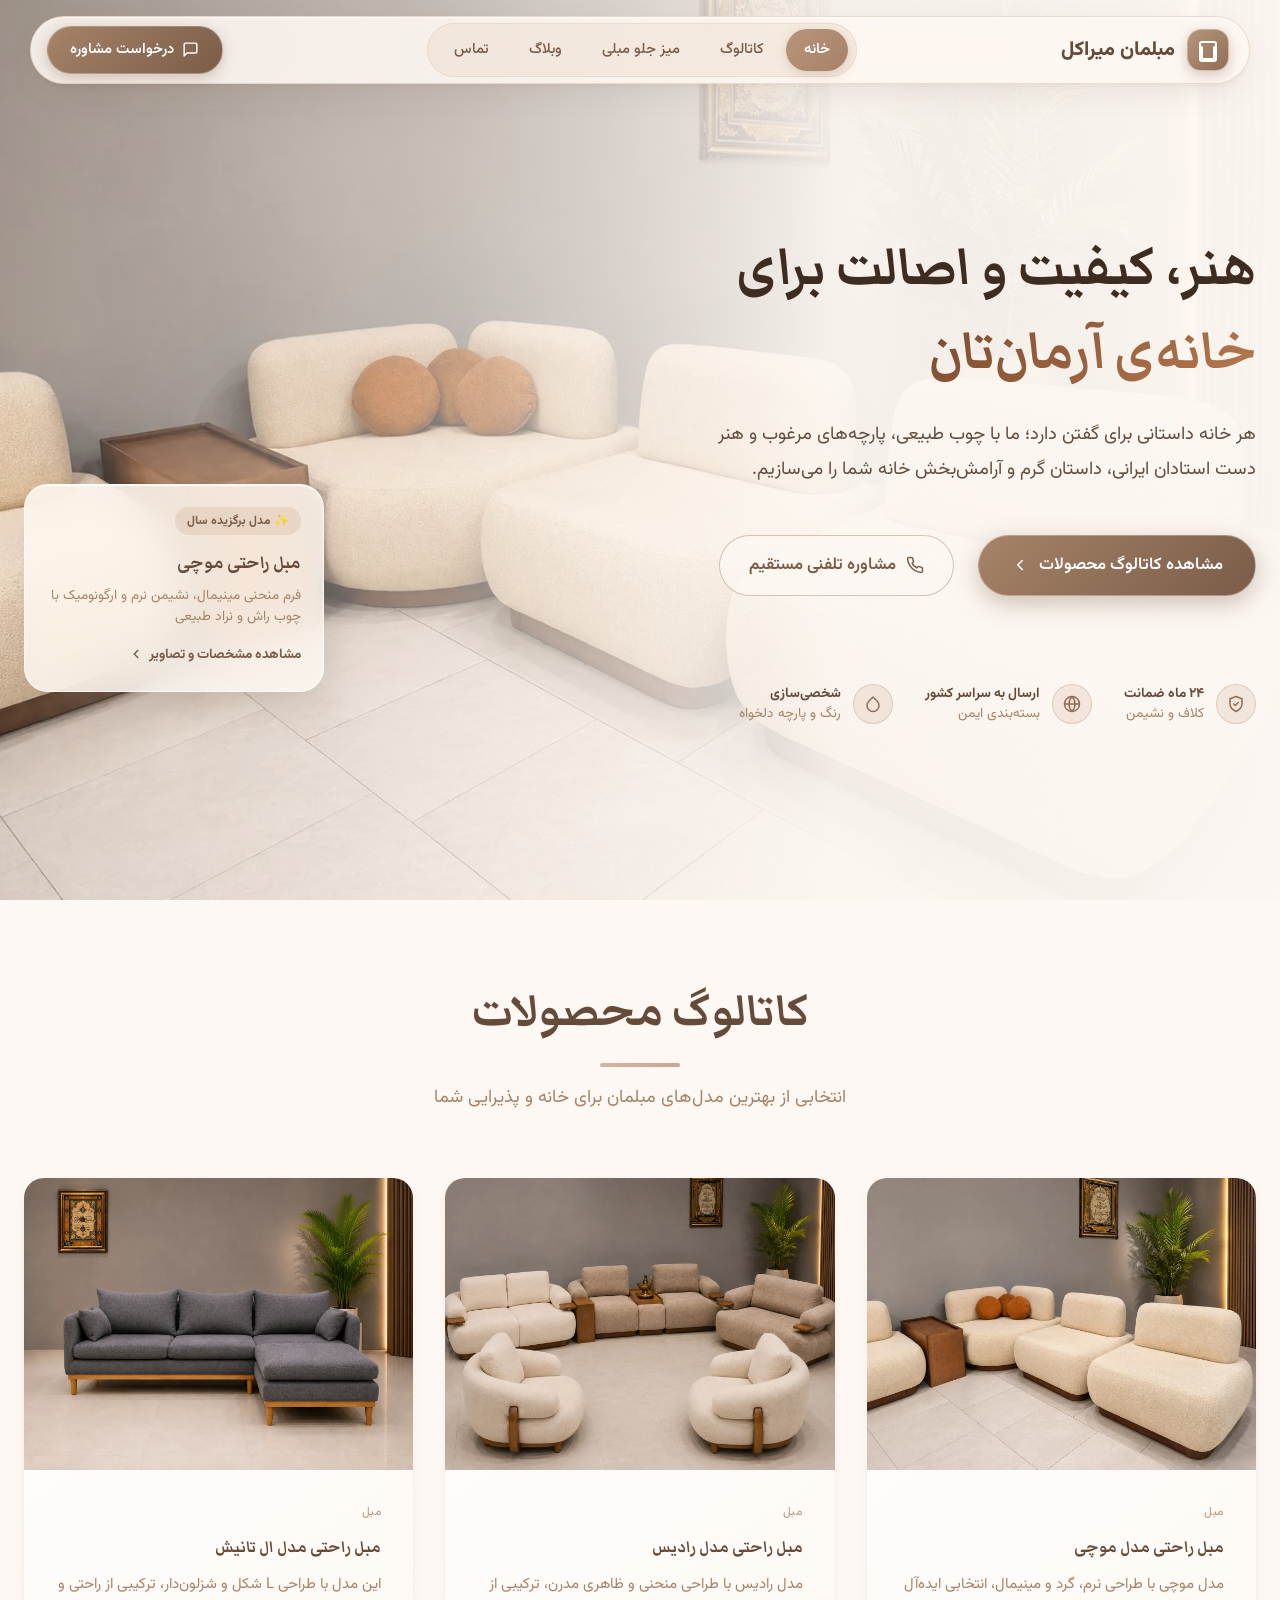
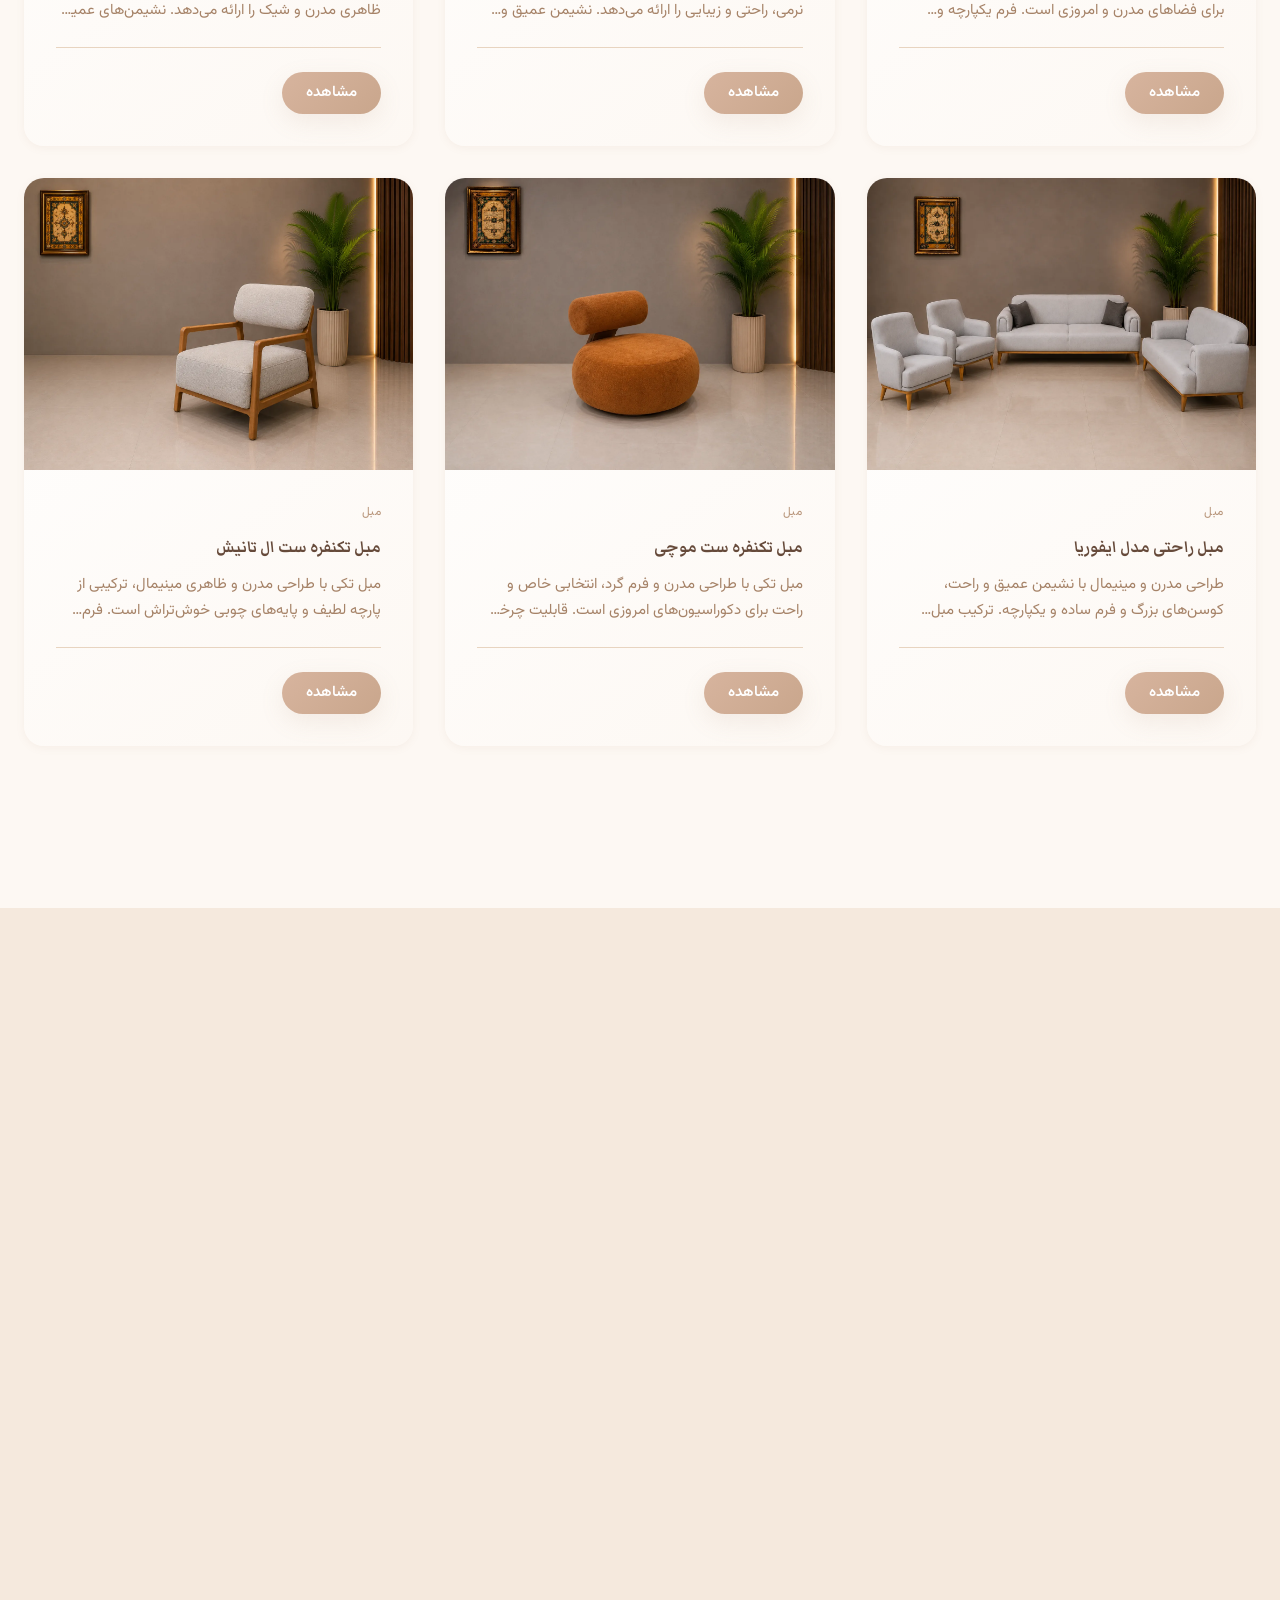
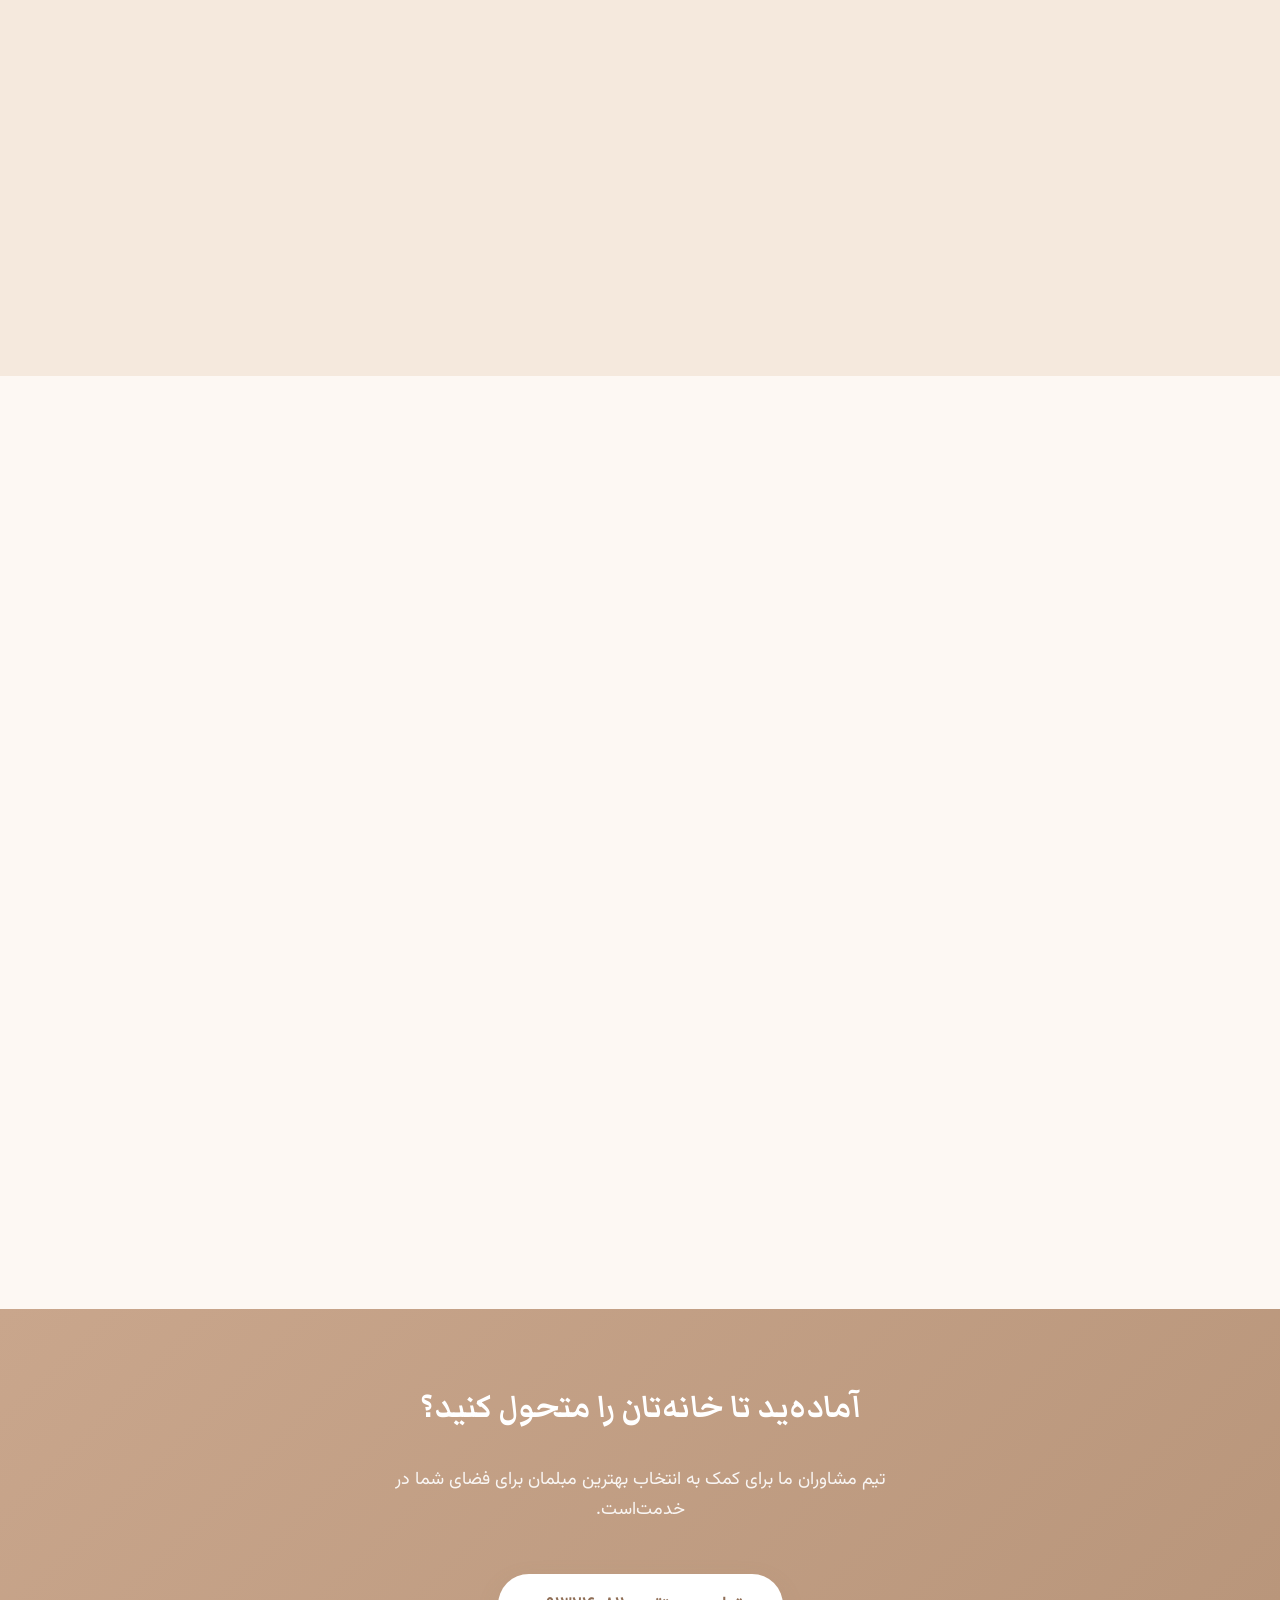
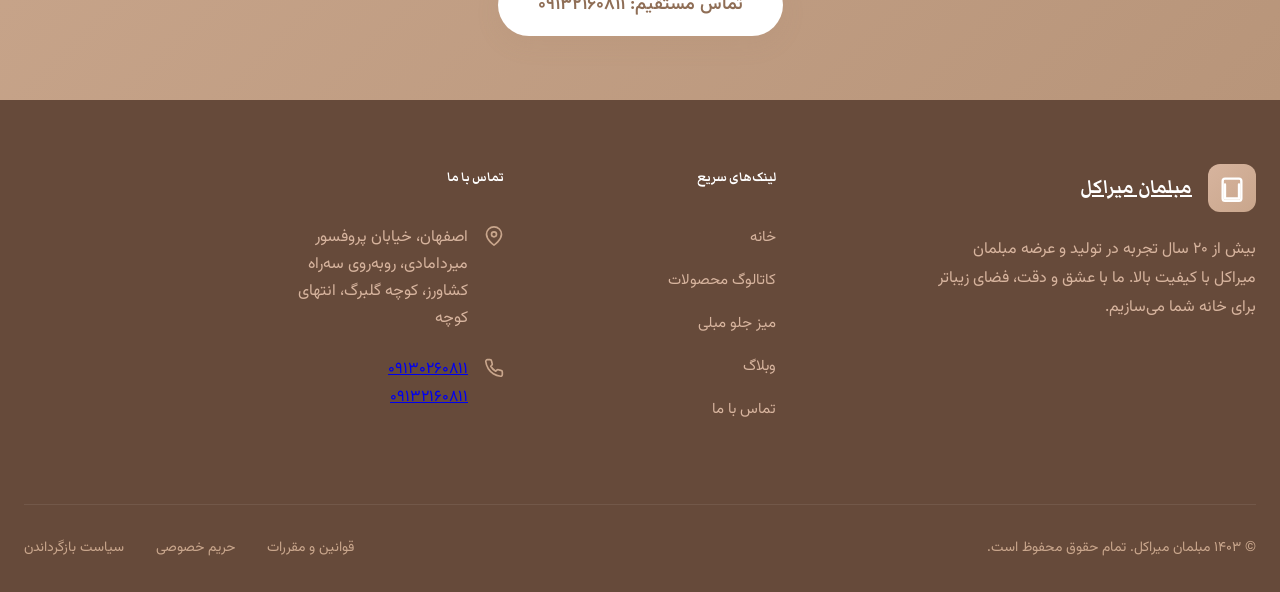
<file: index.html>
<!DOCTYPE html>
<html lang="fa" dir="rtl">
<head>
    <meta charset="UTF-8">
    <meta name="viewport" content="width=device-width, initial-scale=1.0">
    <meta name="description" content="کاتالوگ مبلمان میراکل - صندلی‌ها، مبل‌ها و میزهای جلو مبلی با کیفیت بالا و طراحی مدرن">
    <meta name="theme-color" content="#FAF6F0">
    <!-- Open Graph / SEO -->
    <meta property="og:type" content="website">
    <meta property="og:title" content="کاتالوگ مبلمان میراکل | صندلی، مبل و میز جلو مبلی">
    <meta property="og:description" content="کاتالوگ مبلمان میراکل - صندلی‌ها، مبل‌ها و میزهای جلو مبلی با کیفیت بالا و طراحی مدرن">
    <meta property="og:image" content="images/product-1.webp">
    <meta property="og:locale" content="fa_IR">
    <meta property="og:site_name" content="مبلمان میراکل">
    <!-- Font Preloads for Instant Render -->
    <link rel="preload" href="fonts/vazirmatn-arabic.woff2" as="font" type="font/woff2" crossorigin>
    <link rel="preload" href="fonts/markazitext-arabic.woff2" as="font" type="font/woff2" crossorigin>
    <title>کاتالوگ مبلمان میراکل | صندلی، مبل و میز جلو مبلی</title>
    <link rel="icon" type="image/svg+xml" href="favicon.svg">
    <link rel="stylesheet" href="css/styles.css?v=3">
    <noscript>
        <style>
            .reveal, .reveal-left, .reveal-right, .reveal-scale {
                opacity: 1 !important;
                transform: none !important;
            }
        </style>
    </noscript>
</head>
<body>
    <!-- Header -->
    <header class="header" id="header">
        <nav class="nav">
            <a href="index.html" class="nav-logo">
                <span class="nav-logo-icon">
                    <svg width="24" height="24" viewBox="0 0 24 24" fill="none" stroke="currentColor" stroke-width="2" stroke-linecap="round" stroke-linejoin="round">
                        <path d="M20 9V6a2 2 0 0 0-2-2H6a2 2 0 0 0-2 2v15a2 2 0 0 0 2 2h12a2 2 0 0 0 2-2V9z"/>
                        <polyline points="6 9 6 21 18 21 18 9"/>
                    </svg>
                </span>
                <span>مبلمان میراکل</span>
            </a>

            <ul class="nav-menu" id="navMenu">
                <li><a href="index.html" class="nav-link active">خانه</a></li>
                <li><a href="#catalog" class="nav-link">کاتالوگ</a></li>
                <li><a href="#coffee-tables" class="nav-link">میز جلو مبلی</a></li>
                <li><a href="blog.html" class="nav-link">وبلاگ</a></li>
                <li><a href="contact.html" class="nav-link">تماس</a></li>
            </ul>

            <a href="contact.html" class="btn btn-primary nav-cta">
                <svg width="17" height="17" viewBox="0 0 24 24" fill="none" stroke="currentColor" stroke-width="2" stroke-linecap="round" stroke-linejoin="round">
                    <path d="M21 15a2 2 0 0 1-2 2H7l-4 4V5a2 2 0 0 1 2-2h14a2 2 0 0 1 2 2z"/>
                </svg>
                <span>درخواست مشاوره</span>
            </a>
        </nav>
    </header>

    <!-- Hero Section -->
    <section class="hero" aria-labelledby="hero-title">
        <div class="hero-bg-container">
            <img src="images/hero-bg.webp" alt="مبلمان میراکل - مبل‌های شیک و مدرن" class="hero-bg-img" fetchpriority="high">
            <div class="hero-overlay"></div>
        </div>

        <div class="container hero-container">
            <div class="hero-content">

                <h1 id="hero-title" class="hero-title">
                    هنر، کیفیت و اصالت برای <br><span class="highlight">خانه‌ی آرمان‌تان</span>
                </h1>

                <p class="hero-description">
                    هر خانه داستانی برای گفتن دارد؛ ما با چوب طبیعی، پارچه‌های مرغوب و هنر دست استادان ایرانی، داستان گرم و آرامش‌بخش خانه شما را می‌سازیم.
                </p>

                <div class="hero-actions">
                    <a href="#catalog" class="btn hero-btn-primary">
                        <span>مشاهده کاتالوگ محصولات</span>
                        <svg width="18" height="18" viewBox="0 0 24 24" fill="none" stroke="currentColor" stroke-width="2" stroke-linecap="round" stroke-linejoin="round">
                            <polyline points="15 18 9 12 15 6"/>
                        </svg>
                    </a>
                    <a href="tel:+989132160811" class="btn hero-btn-secondary">
                        <svg width="18" height="18" viewBox="0 0 24 24" fill="none" stroke="currentColor" stroke-width="2" stroke-linecap="round" stroke-linejoin="round">
                            <path d="M22 16.92v3a2 2 0 0 1-2.18 2 19.79 19.79 0 0 1-8.63-3.07 19.5 19.5 0 0 1-6-6 19.79 19.79 0 0 1-3.07-8.67A2 2 0 0 1 4.11 2h3a2 2 0 0 1 2 1.72 12.84 12.84 0 0 0 .7 2.81 2 2 0 0 1-.45 2.11L8.09 9.91a16 16 0 0 0 6 6l1.27-1.27a2 2 0 0 1 2.11-.45 12.84 12.84 0 0 0 2.81.7A2 2 0 0 1 22 16.92z"/>
                        </svg>
                        <span>مشاوره تلفنی مستقیم</span>
                    </a>
                </div>

                <!-- Trust Features -->
                <div class="hero-features">
                    <div class="hero-feature-item">
                        <div class="hero-feature-icon">
                            <svg width="18" height="18" viewBox="0 0 24 24" fill="none" stroke="currentColor" stroke-width="2" stroke-linecap="round" stroke-linejoin="round">
                                <path d="M12 22s8-4 8-10V5l-8-3-8 3v7c0 6 8 10 8 10z"/>
                                <polyline points="9 12 11 14 15 10"/>
                            </svg>
                        </div>
                        <div class="hero-feature-text">
                            <strong>۲۴ ماه ضمانت</strong>
                            <span>کلاف و نشیمن</span>
                        </div>
                    </div>

                    <div class="hero-feature-item">
                        <div class="hero-feature-icon">
                            <svg width="18" height="18" viewBox="0 0 24 24" fill="none" stroke="currentColor" stroke-width="2" stroke-linecap="round" stroke-linejoin="round">
                                <circle cx="12" cy="12" r="10"/>
                                <path d="M12 2a14.5 14.5 0 0 0 0 20 14.5 14.5 0 0 0 0-20"/>
                                <path d="M2 12h20"/>
                            </svg>
                        </div>
                        <div class="hero-feature-text">
                            <strong>ارسال به سراسر کشور</strong>
                            <span>بسته‌بندی ایمن</span>
                        </div>
                    </div>

                    <div class="hero-feature-item">
                        <div class="hero-feature-icon">
                            <svg width="18" height="18" viewBox="0 0 24 24" fill="none" stroke="currentColor" stroke-width="2" stroke-linecap="round" stroke-linejoin="round">
                                <path d="M12 2.69l5.66 5.66a8 8 0 1 1-11.31 0z"/>
                            </svg>
                        </div>
                        <div class="hero-feature-text">
                            <strong>شخصی‌سازی</strong>
                            <span>رنگ و پارچه دلخواه</span>
                        </div>
                    </div>
                </div>
            </div>

            <!-- Floating luxury showcase card -->
            <div class="hero-floating-card">
                <div class="hero-card-glass">
                    <div class="hero-card-badge">✨ مدل برگزیده سال</div>
                    <div class="hero-card-title">مبل راحتی موچی</div>
                    <div class="hero-card-desc">فرم منحنی مینیمال، نشیمن نرم و ارگونومیک با چوب راش و نراد طبیعی</div>
                    <a href="product.html?id=1" class="hero-card-link">
                        <span>مشاهده مشخصات و تصاویر</span>
                        <svg width="14" height="14" viewBox="0 0 24 24" fill="none" stroke="currentColor" stroke-width="2.5" stroke-linecap="round" stroke-linejoin="round">
                            <polyline points="15 18 9 12 15 6"/>
                        </svg>
                    </a>
                </div>
            </div>
        </div>
    </section>

    <!-- Catalog Section -->
    <section id="catalog" class="section catalog" aria-labelledby="catalog-title">
        <div class="container">
            <header class="section-header">
                <h2 id="catalog-title" class="section-title reveal">کاتالوگ محصولات</h2>
                <p class="section-subtitle reveal">انتخابی از بهترین مدل‌های مبلمان برای خانه و پذیرایی شما</p>
            </header>

            <div class="catalog-grid" id="catalogGrid">

                <!-- کارت مدل ۱ -->
                <div class="product-card reveal">
                    <div class="product-card-image">
                        <img src="images/product-1.webp" loading="lazy" alt="مبل راحتی مدل موچی - مبلمان میراکل">
                    </div>
                    <div class="product-card-content">
                        <div class="product-card-category">مبل</div>
                        <h3 class="product-card-title">مبل راحتی مدل موچی</h3>
                        <p class="product-card-description">
                            مدل موچی با طراحی نرم، گرد و مینیمال، انتخابی ایده‌آل برای فضاهای مدرن و امروزی است. فرم یکپارچه و منحنی بدنه در کنار نشیمن راحت و پشتی‌های حجیم، ظاهری گرم و آرامش‌بخش به این مدل بخشیده است. پایه چوبی تیره نیز در کنار پارچه کرم‌رنگ، ترکیبی شیک و متعادل ایجاد می‌کند.
                        </p>
                        <div class="product-card-meta">
                            <a href="product.html?id=1" class="btn btn-primary product-card-view-btn">مشاهده</a>
                        </div>
                    </div>
                </div>

                <!-- کارت مدل ۲ -->
                <div class="product-card reveal">
                    <div class="product-card-image">
                        <img src="images/product-2.webp" loading="lazy" alt="مبل راحتی مدل رادیس - مبلمان میراکل">
                    </div>
                    <div class="product-card-content">
                        <div class="product-card-category">مبل</div>
                        <h3 class="product-card-title">مبل راحتی مدل رادیس</h3>
                        <p class="product-card-description">
                            مدل رادیس با طراحی منحنی و ظاهری مدرن، ترکیبی از نرمی، راحتی و زیبایی را ارائه می‌دهد. نشیمن عمیق و فرم ارگونومیک آن، آرامش و راحتی را برای استفاده روزمره فراهم می‌کند.
                        </p>
                        <div class="product-card-meta">
                            <a href="product.html?id=2" class="btn btn-primary product-card-view-btn">مشاهده</a>
                        </div>
                    </div>
                </div>

                <!-- کارت مدل ۳ -->
                <div class="product-card reveal">
                    <div class="product-card-image">
                        <img src="images/product-3.webp" loading="lazy" alt="مبل مدل ۳ - مبلمان میراکل">
                    </div>
                    <div class="product-card-content">
                        <div class="product-card-category">مبل</div>
                        <h3 class="product-card-title">مبل راحتی مدل ال تانیش</h3>
                        <p class="product-card-description">
                            این مدل با طراحی L شکل و شزلون‌دار، ترکیبی از راحتی و ظاهری مدرن و شیک را ارائه می‌دهد. نشیمن‌های عمیق و نرم، پشتی‌های حجیم و دسته‌های ظریف، فضای مناسبی برای استراحت و استفاده روزمره ایجاد کرده‌اند. پایه و نوار چوبی با رنگ گرم نیز در کنار پارچه طوسی، جلوه‌ای مینیمال و امروزی به مبل بخشیده است.
                        </p>
                        <div class="product-card-meta">
                            <a href="product.html?id=3" class="btn btn-primary product-card-view-btn">مشاهده</a>
                        </div>
                    </div>
                </div>

                <!-- کارت مدل ۴: ایفوریا -->
                <div class="product-card reveal">
                    <div class="product-card-image">
                        <img src="images/product-4.webp" loading="lazy" alt="مبل راحتی مدل ایفوریا - مبلمان میراکل">
                    </div>
                    <div class="product-card-content">
                        <div class="product-card-category">مبل</div>
                        <h3 class="product-card-title">مبل راحتی مدل ایفوریا</h3>
                        <p class="product-card-description">
                            طراحی مدرن و مینیمال با نشیمن عمیق و راحت، کوسن‌های بزرگ و فرم ساده و یکپارچه. ترکیب مبل سه‌نفره با شزلون، فضای نشیمن جادار و کاربردی ایجاد کرده و پایه‌های چوبی جلوه‌ای گرم و شیک به آن می‌بخشد. مناسب برای دکوراسیون‌های مدرن و مینیمال.
                        </p>
                        <div class="product-card-meta">
                            <a href="product.html?id=6" class="btn btn-primary product-card-view-btn">مشاهده</a>
                        </div>
                    </div>
                </div>

                <!-- کارت مدل ۵: تکنفره ست موچی -->
                <div class="product-card reveal">
                    <div class="product-card-image">
                        <img src="images/product-5.webp" loading="lazy" alt="مبل تکنفره ست موچی - مبلمان میراکل">
                    </div>
                    <div class="product-card-content">
                        <div class="product-card-category">مبل</div>
                        <h3 class="product-card-title">مبل تکنفره ست موچی</h3>
                        <p class="product-card-description">
                            مبل تکی با طراحی مدرن و فرم گرد، انتخابی خاص و راحت برای دکوراسیون‌های امروزی است. قابلیت چرخش ۳۶۰ درجه این مدل، آزادی حرکت بیشتری ایجاد کرده و امکان تغییر جهت نشستن را به‌راحتی فراهم می‌کند. نشیمن نرم و جادار و طراحی ارگونومیک آن نیز راحتی مطلوبی برای استراحت روزمره فراهم می‌سازد.
                        </p>
                        <div class="product-card-meta">
                            <a href="product.html?id=7" class="btn btn-primary product-card-view-btn">مشاهده</a>
                        </div>
                    </div>
                </div>

                <!-- کارت مدل ۶: تکنفره ست ال تانیش -->
                <div class="product-card reveal">
                    <div class="product-card-image">
                        <img src="images/product-6.webp" loading="lazy" alt="مبل تکنفره ست ال تانیش - مبلمان میراکل">
                    </div>
                    <div class="product-card-content">
                        <div class="product-card-category">مبل</div>
                        <h3 class="product-card-title">مبل تکنفره ست ال تانیش</h3>
                        <p class="product-card-description">
                            مبل تکی با طراحی مدرن و ظاهری مینیمال، ترکیبی از پارچه لطیف و پایه‌های چوبی خوش‌تراش است. فرم ارگونومیک پشتی و نشیمن، راحتی مناسبی برای استفاده روزمره فراهم می‌کند و طراحی ساده آن به‌راحتی با دکوراسیون‌های مختلف هماهنگ می‌شود.
                        </p>
                        <div class="product-card-meta">
                            <a href="product.html?id=8" class="btn btn-primary product-card-view-btn">مشاهده</a>
                        </div>
                    </div>
                </div>

            </div>

            <div class="text-center mt-4 reveal">
                <a href="#catalog" class="btn btn-outline btn-lg">مشاهده همه محصولات</a>
            </div>
        </div>
    </section>

    <!-- Coffee Tables Section -->
    <section id="coffee-tables" class="section coffee-tables" aria-labelledby="coffee-tables-title">
        <div class="container">
            <header class="section-header">
                <h2 id="coffee-tables-title" class="section-title reveal">میزهای جلو مبلی</h2>
                <p class="section-subtitle reveal">میزهای شیک و کاربردی برای تکمیل دکوراسیون سالن شما</p>
            </header>

            <div class="coffee-tables-grid" id="coffeeTablesGrid">

                <!-- کارت میز ۱ -->
                <div class="product-card reveal">
                    <div class="product-card-image">
                        <img src="images/table-1.webp" loading="lazy" alt="میز جلو مبلی مدل ۱ - مبلمان میراکل">
                    </div>
                    <div class="product-card-content">
                        <div class="product-card-category">میز جلو مبلی</div>
                        <h3 class="product-card-title">میز جلو مبلی لونا</h3>
                        <p class="product-card-description">
                            طراحی گرد و مدرن با فرم‌های هماهنگ و لایه‌ای، ساخته‌شده از چوب با بافت طبیعی و پایه‌های ظریف. ترکیبی از سادگی، زیبایی و کاربردی بودن برای دکوراسیون‌های مدرن.
                        </p>
                        <div class="product-card-meta">
                            <a href="product.html?id=4" class="btn btn-primary product-card-view-btn">مشاهده</a>
                        </div>
                    </div>
                </div>

                <!-- کارت میز ۲ -->
                <div class="product-card reveal">
                    <div class="product-card-image">
                        <img src="images/table-2.webp" loading="lazy" alt="میز جلو مبلی مدل ۲ - مبلمان میراکل">
                    </div>
                    <div class="product-card-content">
                        <div class="product-card-category">میز جلو مبلی</div>
                        <h3 class="product-card-title">میز جلو مبلی رما</h3>
                        <p class="product-card-description">
                            ترکیبی متفاوت از میز گرد چوبی و میز عثمانی پارچه‌ای با صفحه‌های لبه‌دار و طراحی مینیمال. هماهنگی چوب گرم و پارچه روشن، جلوه‌ای شیک و امروزی به فضای پذیرایی می‌دهد.
                        </p>
                        <div class="product-card-meta">
                            <a href="product.html?id=5" class="btn btn-primary product-card-view-btn">مشاهده</a>
                        </div>
                    </div>
                </div>

            </div>
        </div>
    </section>

    <!-- Blog Preview Section -->
    <section class="section blog-preview" aria-labelledby="blog-preview-title">
        <div class="container">
            <header class="section-header">
                <h2 id="blog-preview-title" class="section-title reveal">مقالات اخیر وبلاگ</h2>
                <p class="section-subtitle reveal">نکات و راهنماهای خرید مبلمان، دکوراسیون و مراقبت</p>
            </header>

            <div class="blog-grid" id="blogPreviewGrid">
                <!-- Blog posts will be rendered by JavaScript -->
            </div>

            <div class="text-center mt-4 reveal">
                <a href="blog.html" class="btn btn-outline btn-lg">مشاهده همه مقالات</a>
            </div>
        </div>
    </section>

    <!-- CTA Section -->
    <section class="cta" aria-labelledby="cta-title">
        <div class="container">
            <div class="cta-content reveal">
                <h2 id="cta-title" class="cta-title">آماده‌ید تا خانه‌تان را متحول کنید؟</h2>
                <p class="cta-description">تیم مشاوران ما برای کمک به انتخاب بهترین مبلمان برای فضای شما در خدمت‌است.</p>
                <div class="cta-actions">
                    <a href="tel:+989132160811" class="btn btn-primary btn-lg">تماس مستقیم: ۰۹۱۳۲۱۶۰۸۱۱</a>
                </div>
            </div>
        </div>
    </section>

    <!-- Footer -->
    <footer class="footer" role="contentinfo">
        <div class="container">
            <div class="footer-grid">
                <div class="footer-brand">
                    <a href="index.html" class="footer-logo">
                        <span class="footer-logo-icon">
                            <svg width="28" height="28" viewBox="0 0 24 24" fill="none" stroke="currentColor" stroke-width="2" stroke-linecap="round" stroke-linejoin="round">
                                <path d="M20 9V6a2 2 0 0 0-2-2H6a2 2 0 0 0-2 2v15a2 2 0 0 0 2 2h12a2 2 0 0 0 2-2V9z"/>
                                <polyline points="6 9 6 21 18 21 18 9"/>
                            </svg>
                        </span>
                        <span>مبلمان میراکل</span>
                    </a>
                    <p class="footer-description">
                        بیش از ۲۰ سال تجربه در تولید و عرضه مبلمان میراکل با کیفیت بالا. ما با عشق و دقت، فضای زیباتر برای خانه شما می‌سازیم.
                    </p>
                </div>

                <nav class="footer-nav" aria-label="لینک‌های سریع">
                    <h3 class="footer-heading">لینک‌های سریع</h3>
                    <ul class="footer-links">
                        <li><a href="index.html">خانه</a></li>
                        <li><a href="#catalog">کاتالوگ محصولات</a></li>
                        <li><a href="#coffee-tables">میز جلو مبلی</a></li>
                        <li><a href="blog.html">وبلاگ</a></li>
                        <li><a href="contact.html">تماس با ما</a></li>
                    </ul>
                </nav>

                <div class="footer-nav" aria-label="اطلاعات تماس">
                    <h3 class="footer-heading">تماس با ما</h3>
                    <div class="footer-contact-item">
                        <svg class="footer-contact-icon" viewBox="0 0 24 24" fill="none" stroke="currentColor" stroke-width="2" stroke-linecap="round" stroke-linejoin="round">
                            <path d="M21 10c0 7-9 13-9 13s-9-6-9-13a9 9 0 0 1 18 0z"/>
                            <circle cx="12" cy="10" r="3"/>
                        </svg>
                        <div>
                            <p>اصفهان، خیابان پروفسور میردامادی، روبه‌روی سه‌راه کشاورز، کوچه گلبرگ، انتهای کوچه</p>
                        </div>
                    </div>
                    <div class="footer-contact-item">
                        <svg class="footer-contact-icon" viewBox="0 0 24 24" fill="none" stroke="currentColor" stroke-width="2" stroke-linecap="round" stroke-linejoin="round">
                            <path d="M22 16.92v3a2 2 0 0 1-2.18 2 19.79 19.79 0 0 1-8.63-3.07 19.5 19.5 0 0 1-6-6 19.79 19.79 0 0 1-3.07-8.67A2 2 0 0 1 4.11 2h3a2 2 0 0 1 2 1.72 12.84 12.84 0 0 0 .7 2.81 2 2 0 0 1-.45 2.11L8.09 9.91a16 16 0 0 0 6 6l1.27-1.27a2 2 0 0 1 2.11-.45 12.84 12.84 0 0 0 2.81.7A2 2 0 0 1 22 16.92z"/>
                        </svg>
                        <div>
                            <p><a href="tel:+989130260811">۰۹۱۳۰۲۶۰۸۱۱</a></p>
                            <p><a href="tel:+989132160811">۰۹۱۳۲۱۶۰۸۱۱</a></p>
                        </div>
                    </div>
                </div>
            </div>

            <div class="footer-bottom">
                <p class="footer-copyright">&copy; ۱۴۰۳ مبلمان میراکل. تمام حقوق محفوظ است.</p>
                <nav class="footer-legal" aria-label="پیوندهای قانونی">
                    <a href="#">قوانین و مقررات</a>
                    <a href="#">حریم خصوصی</a>
                    <a href="#">سیاست بازگرداندن</a>
                </nav>
            </div>
        </div>
    </footer>

    <script src="js/script.js?v=5"></script>
</body>
</html>
</file>
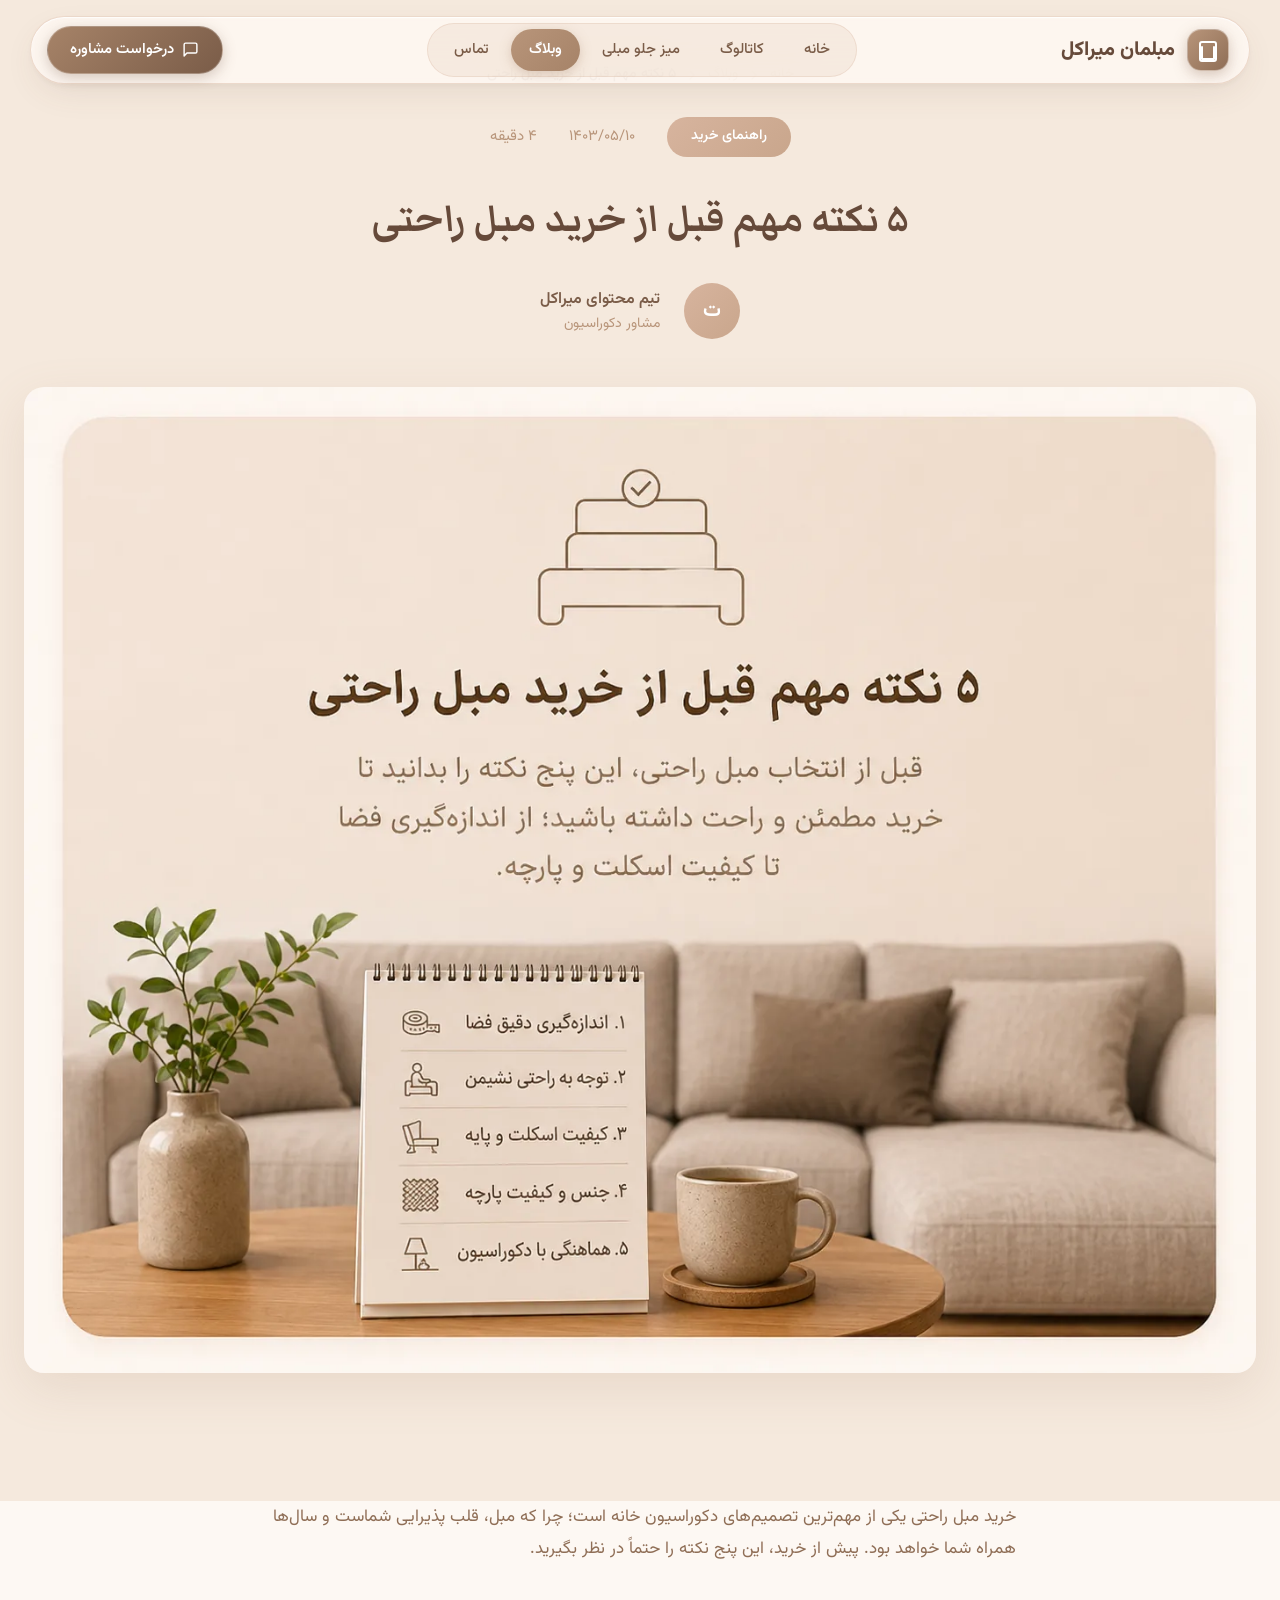
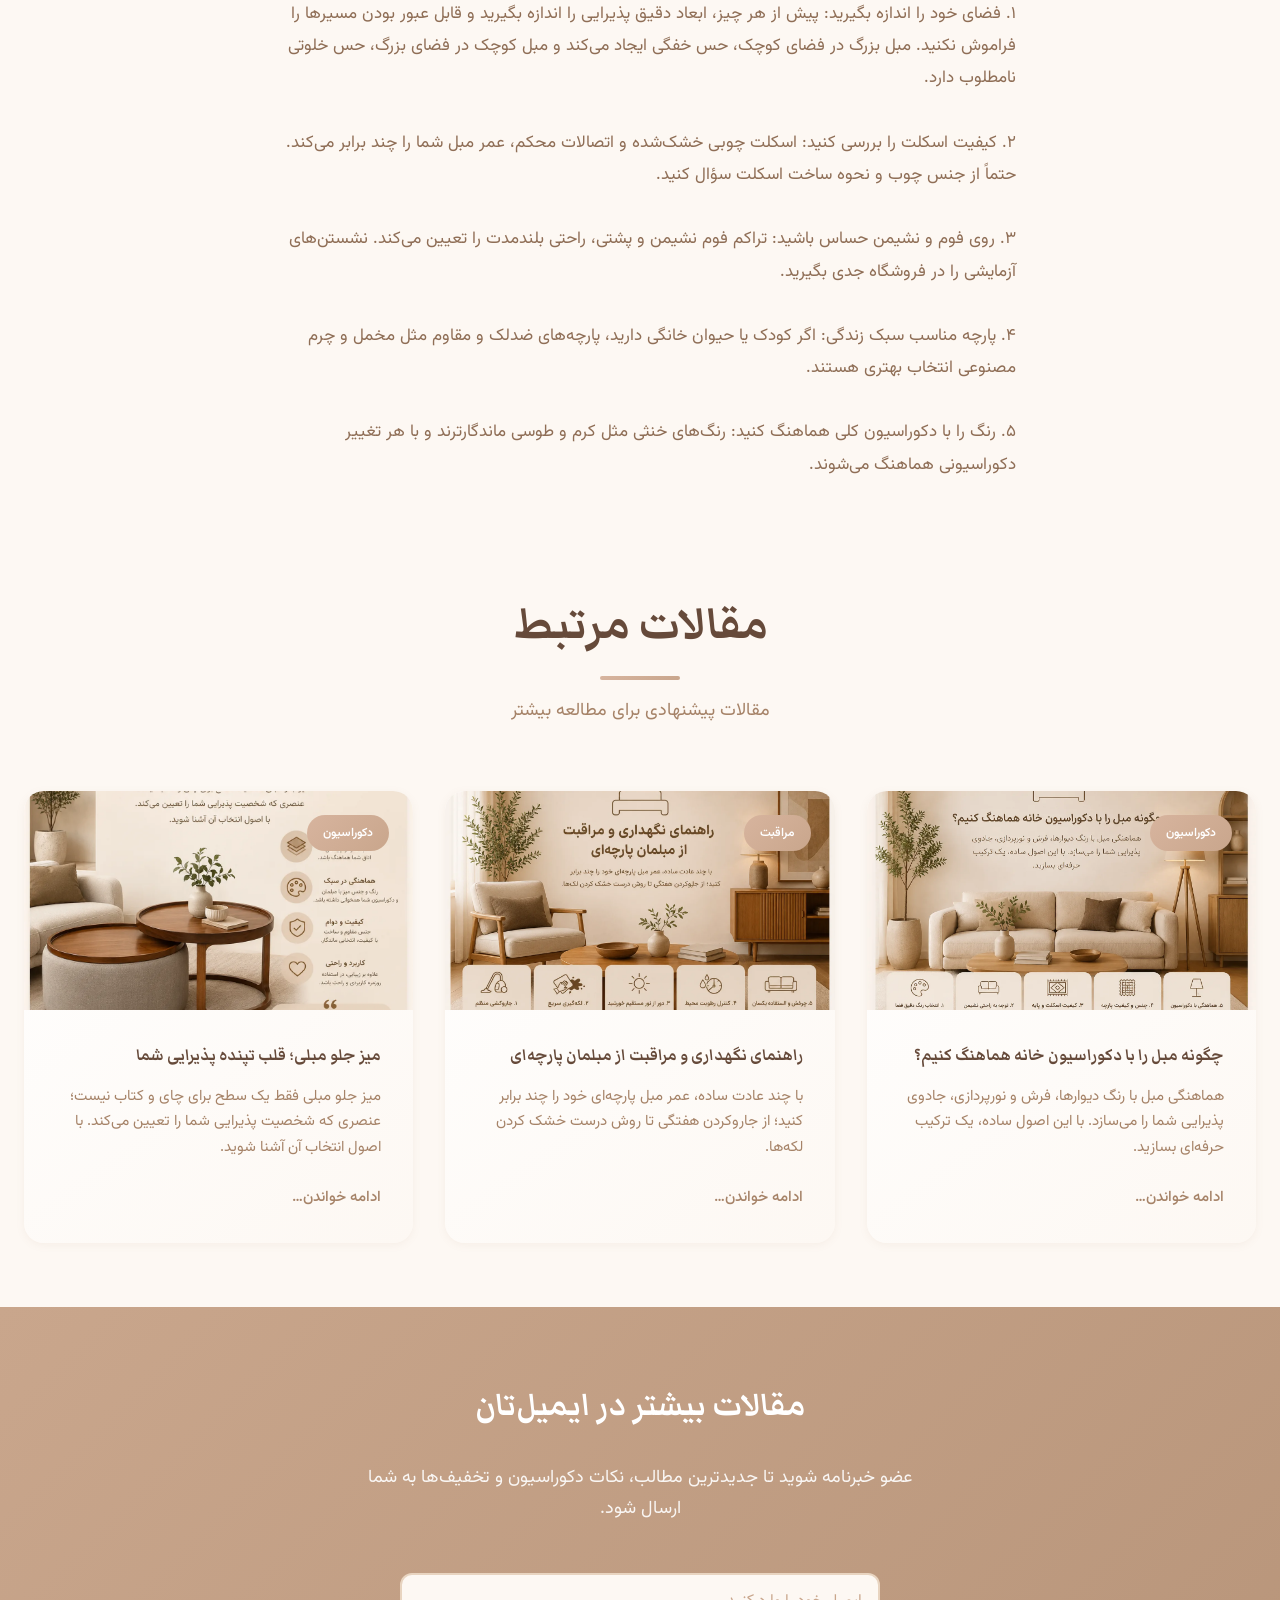
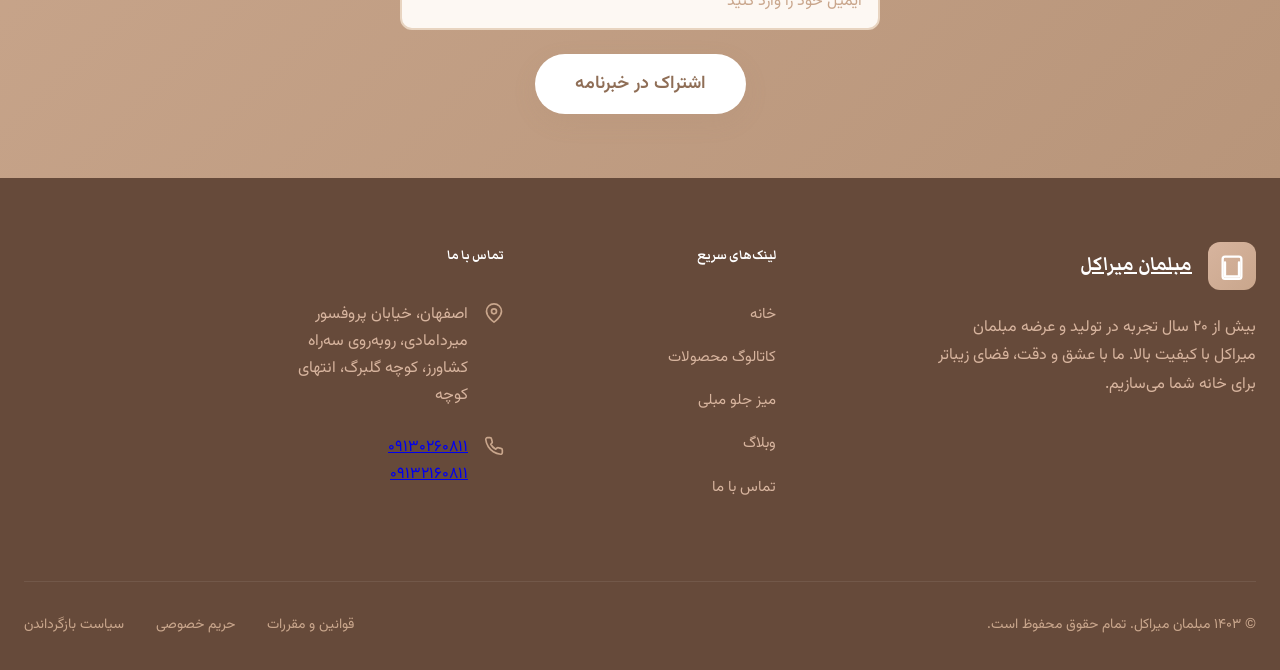
<file: blog-post.html>
<!DOCTYPE html>
<html lang="fa" dir="rtl">
<head>
    <meta charset="UTF-8">
    <meta name="viewport" content="width=device-width, initial-scale=1.0">
    <meta name="description" content="مقاله وبلاگ - مبلمان میراکل">
    <meta name="theme-color" content="#FAF6F0">
    <!-- Open Graph / SEO -->
    <meta property="og:type" content="article">
    <meta property="og:title" content="مقاله | مبلمان میراکل">
    <meta property="og:description" content="راهنمای جامع انتخاب مبلمان مناسب برای خانه و دکوراسیون مدرن">
    <meta property="og:image" content="images/blog-1.webp">
    <meta property="og:locale" content="fa_IR">
    <meta property="og:site_name" content="مبلمان میراکل">
    <!-- Font Preloads for Instant Render -->
    <link rel="preload" href="fonts/vazirmatn-arabic.woff2" as="font" type="font/woff2" crossorigin>
    <link rel="preload" href="fonts/markazitext-arabic.woff2" as="font" type="font/woff2" crossorigin>
    <title>مقاله | مبلمان میراکل</title>
    <link rel="icon" type="image/svg+xml" href="favicon.svg">
    <link rel="stylesheet" href="css/styles.css?v=3">
    <noscript>
        <style>
            .reveal, .reveal-left, .reveal-right, .reveal-scale {
                opacity: 1 !important;
                transform: none !important;
            }
        </style>
    </noscript>
</head>
<body>
    <!-- Header -->
    <header class="header" id="header">
        <nav class="nav">
            <a href="index.html" class="nav-logo">
                <span class="nav-logo-icon">
                    <svg width="24" height="24" viewBox="0 0 24 24" fill="none" stroke="currentColor" stroke-width="2" stroke-linecap="round" stroke-linejoin="round">
                        <path d="M20 9V6a2 2 0 0 0-2-2H6a2 2 0 0 0-2 2v15a2 2 0 0 0 2 2h12a2 2 0 0 0 2-2V9z"/>
                        <polyline points="6 9 6 21 18 21 18 9"/>
                    </svg>
                </span>
                <span>مبلمان میراکل</span>
            </a>

            <ul class="nav-menu" id="navMenu">
                <li><a href="index.html" class="nav-link">خانه</a></li>
                <li><a href="index.html#catalog" class="nav-link">کاتالوگ</a></li>
                <li><a href="index.html#coffee-tables" class="nav-link">میز جلو مبلی</a></li>
                <li><a href="blog.html" class="nav-link active">وبلاگ</a></li>
                <li><a href="contact.html" class="nav-link">تماس</a></li>
            </ul>

            <a href="contact.html" class="btn btn-primary nav-cta">
                <svg width="17" height="17" viewBox="0 0 24 24" fill="none" stroke="currentColor" stroke-width="2" stroke-linecap="round" stroke-linejoin="round">
                    <path d="M21 15a2 2 0 0 1-2 2H7l-4 4V5a2 2 0 0 1 2-2h14a2 2 0 0 1 2 2z"/>
                </svg>
                <span>درخواست مشاوره</span>
            </a>
        </nav>
    </header>

    <!-- Blog Post Hero -->
    <section class="blog-post-hero" aria-labelledby="post-title">
        <div class="container">
            <nav class="product-breadcrumb" aria-label="مسیر راهنما" style="justify-content: center; margin-bottom: var(--space-lg);">
                <a href="index.html">خانه</a>
                <svg width="16" height="16" viewBox="0 0 24 24" fill="none" stroke="currentColor" stroke-width="2" stroke-linecap="round" stroke-linejoin="round">
                    <polyline points="9 18 15 12 9 6"/>
                </svg>
                <a href="blog.html">وبلاگ</a>
                <svg width="16" height="16" viewBox="0 0 24 24" fill="none" stroke="currentColor" stroke-width="2" stroke-linecap="round" stroke-linejoin="round">
                    <polyline points="9 18 15 12 9 6"/>
                </svg>
                <span id="postBreadcrumbTitle">عنوان مقاله</span>
            </nav>

            <div class="blog-post-meta">
                <span class="blog-post-category" id="postCategory">دسته‌بندی</span>
                <time class="blog-post-date" id="postDate" datetime="">تاریخ</time>
                <span class="blog-post-read-time" id="postReadTime">زمان مطالعه</span>
            </div>

            <h1 id="post-title" class="blog-post-title reveal">عنوان مقاله</h1>

            <div class="blog-post-author">
                <div class="blog-post-author-avatar" id="postAuthorAvatar">م</div>
                <div class="blog-post-author-info">
                    <div class="blog-post-author-name" id="postAuthorName">نویسنده</div>
                    <div class="blog-post-author-role" id="postAuthorRole">مشاور دکوراسیون</div>
                </div>
            </div>

            <figure class="blog-post-image reveal" id="postImageContainer">
                <img id="postImage" src="" alt="" loading="eager">
            </figure>
        </div>
    </section>

    <!-- Blog Post Content -->
    <article class="blog-post-content" id="postContent">
        <!-- Content will be rendered by JavaScript -->
    </article>

    <!-- Related Posts -->
    <section class="section blog-preview" aria-labelledby="related-posts-title">
        <div class="container">
            <header class="section-header">
                <h2 id="related-posts-title" class="section-title reveal">مقالات مرتبط</h2>
                <p class="section-subtitle reveal">مقالات پیشنهادی برای مطالعه بیشتر</p>
            </header>

            <div class="blog-grid" id="relatedPostsGrid">
                <!-- Related posts will be rendered by JavaScript -->
            </div>
        </div>
    </section>

    <!-- Newsletter CTA -->
    <section class="cta" aria-labelledby="newsletter-title">
        <div class="container">
            <div class="cta-content reveal">
                <h2 id="newsletter-title" class="cta-title">مقالات بیشتر در ایمیل‌تان</h2>
                <p class="cta-description">عضو خبرنامه شوید تا جدیدترین مطالب، نکات دکوراسیون و تخفیف‌ها به شما ارسال شود.</p>
                <form class="flex gap-3" style="max-width: 480px; margin: 0 auto; flex-wrap: wrap; justify-content: center;">
                    <input type="email" placeholder="ایمیل خود را وارد کنید" class="form-input" style="flex: 1; min-width: 250px;" required>
                    <button type="submit" class="btn btn-primary btn-lg">اشتراک در خبرنامه</button>
                </form>
            </div>
        </div>
    </section>

    <!-- Footer -->
    <footer class="footer" role="contentinfo">
        <div class="container">
            <div class="footer-grid">
                <div class="footer-brand">
                    <a href="index.html" class="footer-logo">
                        <span class="footer-logo-icon">
                            <svg width="28" height="28" viewBox="0 0 24 24" fill="none" stroke="currentColor" stroke-width="2" stroke-linecap="round" stroke-linejoin="round">
                                <path d="M20 9V6a2 2 0 0 0-2-2H6a2 2 0 0 0-2 2v15a2 2 0 0 0 2 2h12a2 2 0 0 0 2-2V9z"/>
                                <polyline points="6 9 6 21 18 21 18 9"/>
                            </svg>
                        </span>
                        <span>مبلمان میراکل</span>
                    </a>
                    <p class="footer-description">
                        بیش از ۲۰ سال تجربه در تولید و عرضه مبلمان میراکل با کیفیت بالا. ما با عشق و دقت، فضای زیباتر برای خانه شما می‌سازیم.
                    </p>
                </div>

                <nav class="footer-nav" aria-label="لینک‌های سریع">
                    <h3 class="footer-heading">لینک‌های سریع</h3>
                    <ul class="footer-links">
                        <li><a href="index.html">خانه</a></li>
                        <li><a href="index.html#catalog">کاتالوگ محصولات</a></li>
                        <li><a href="index.html#coffee-tables">میز جلو مبلی</a></li>
                        <li><a href="blog.html">وبلاگ</a></li>
                        <li><a href="contact.html">تماس با ما</a></li>
                    </ul>
                </nav>

                <div class="footer-nav" aria-label="اطلاعات تماس">
                    <h3 class="footer-heading">تماس با ما</h3>
                    <div class="footer-contact-item">
                        <svg class="footer-contact-icon" viewBox="0 0 24 24" fill="none" stroke="currentColor" stroke-width="2" stroke-linecap="round" stroke-linejoin="round">
                            <path d="M21 10c0 7-9 13-9 13s-9-6-9-13a9 9 0 0 1 18 0z"/>
                            <circle cx="12" cy="10" r="3"/>
                        </svg>
                        <div>
                            <p>اصفهان، خیابان پروفسور میردامادی، روبه‌روی سه‌راه کشاورز، کوچه گلبرگ، انتهای کوچه</p>
                        </div>
                    </div>
                    <div class="footer-contact-item">
                        <svg class="footer-contact-icon" viewBox="0 0 24 24" fill="none" stroke="currentColor" stroke-width="2" stroke-linecap="round" stroke-linejoin="round">
                            <path d="M22 16.92v3a2 2 0 0 1-2.18 2 19.79 19.79 0 0 1-8.63-3.07 19.5 19.5 0 0 1-6-6 19.79 19.79 0 0 1-3.07-8.67A2 2 0 0 1 4.11 2h3a2 2 0 0 1 2 1.72 12.84 12.84 0 0 0 .7 2.81 2 2 0 0 1-.45 2.11L8.09 9.91a16 16 0 0 0 6 6l1.27-1.27a2 2 0 0 1 2.11-.45 12.84 12.84 0 0 0 2.81.7A2 2 0 0 1 22 16.92z"/>
                        </svg>
                        <div>
                            <p><a href="tel:+989130260811">۰۹۱۳۰۲۶۰۸۱۱</a></p>
                            <p><a href="tel:+989132160811">۰۹۱۳۲۱۶۰۸۱۱</a></p>
                        </div>
                    </div>
                </div>
            </div>

            <div class="footer-bottom">
                <p class="footer-copyright">&copy; ۱۴۰۳ مبلمان میراکل. تمام حقوق محفوظ است.</p>
                <nav class="footer-legal" aria-label="پیوندهای قانونی">
                    <a href="#">قوانین و مقررات</a>
                    <a href="#">حریم خصوصی</a>
                    <a href="#">سیاست بازگرداندن</a>
                </nav>
            </div>
        </div>
    </footer>

    <script src="js/script.js?v=5"></script>
</body>
</html>
</file>
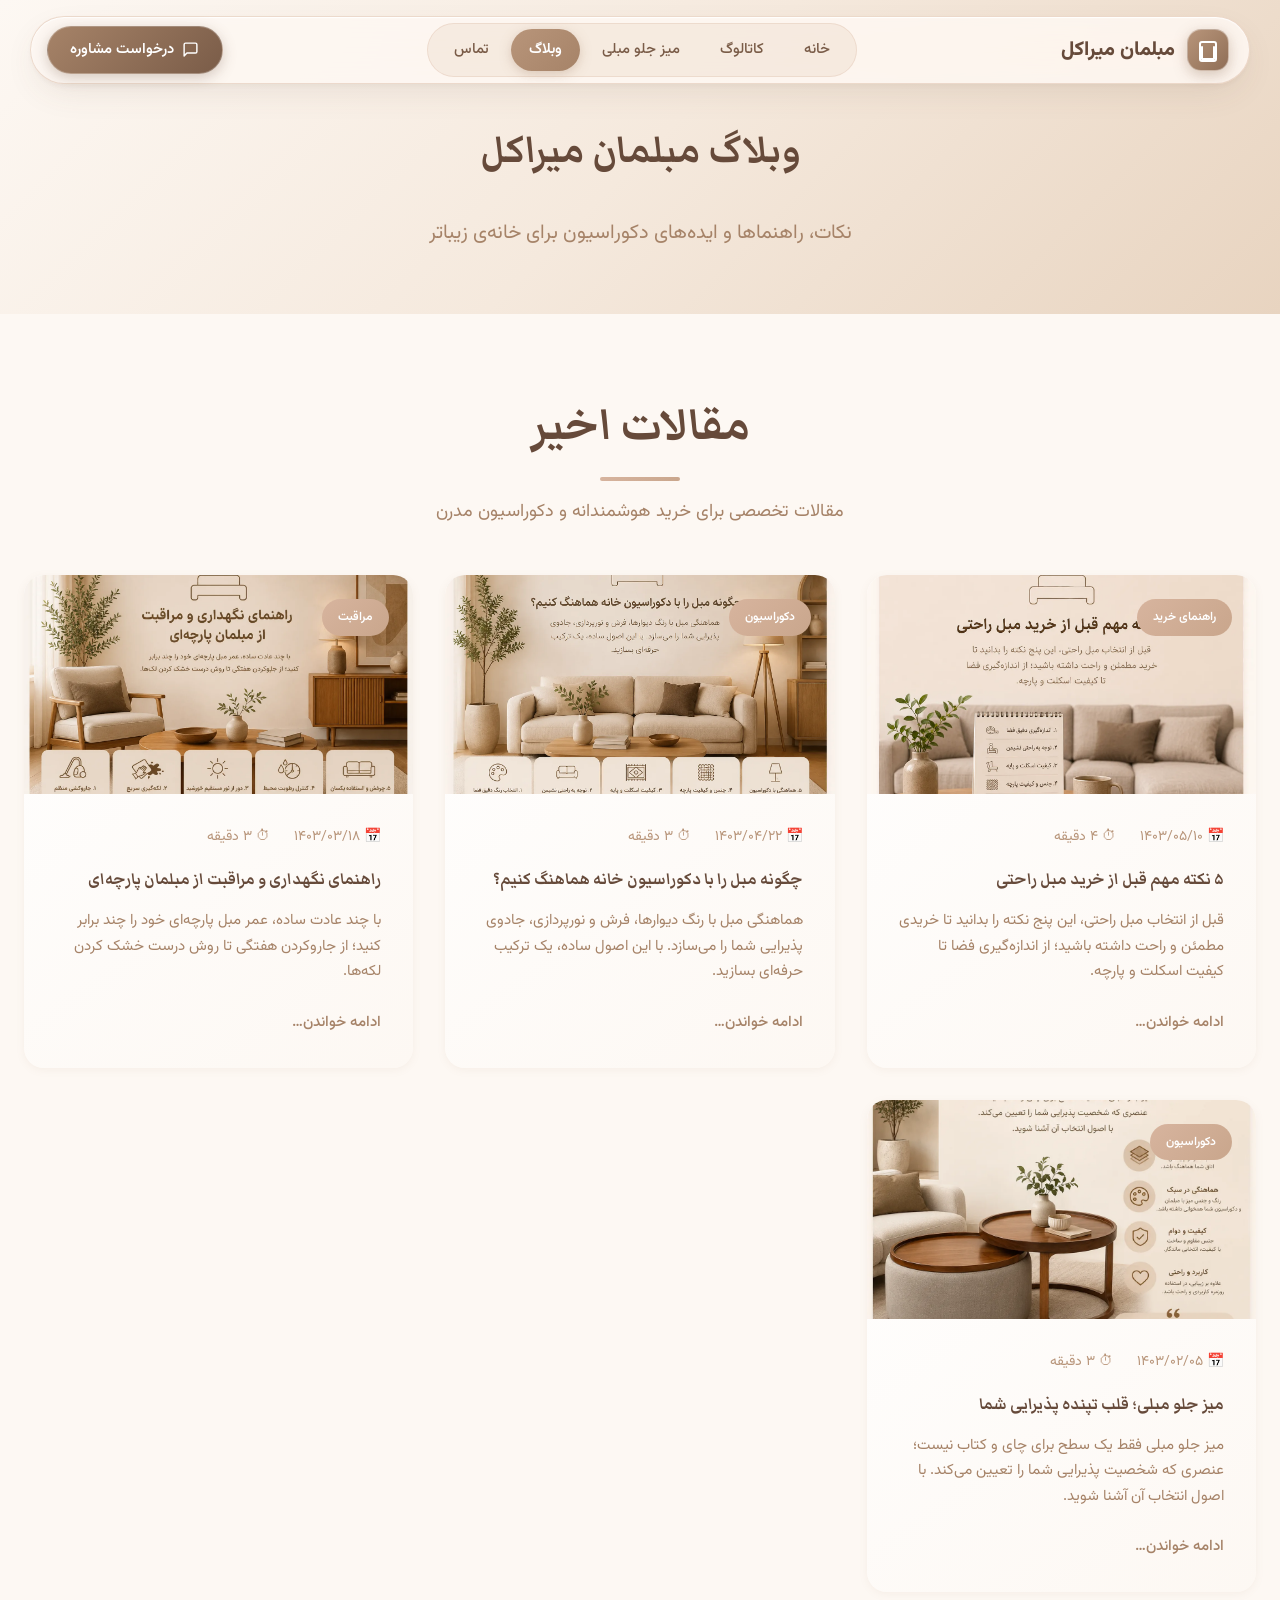
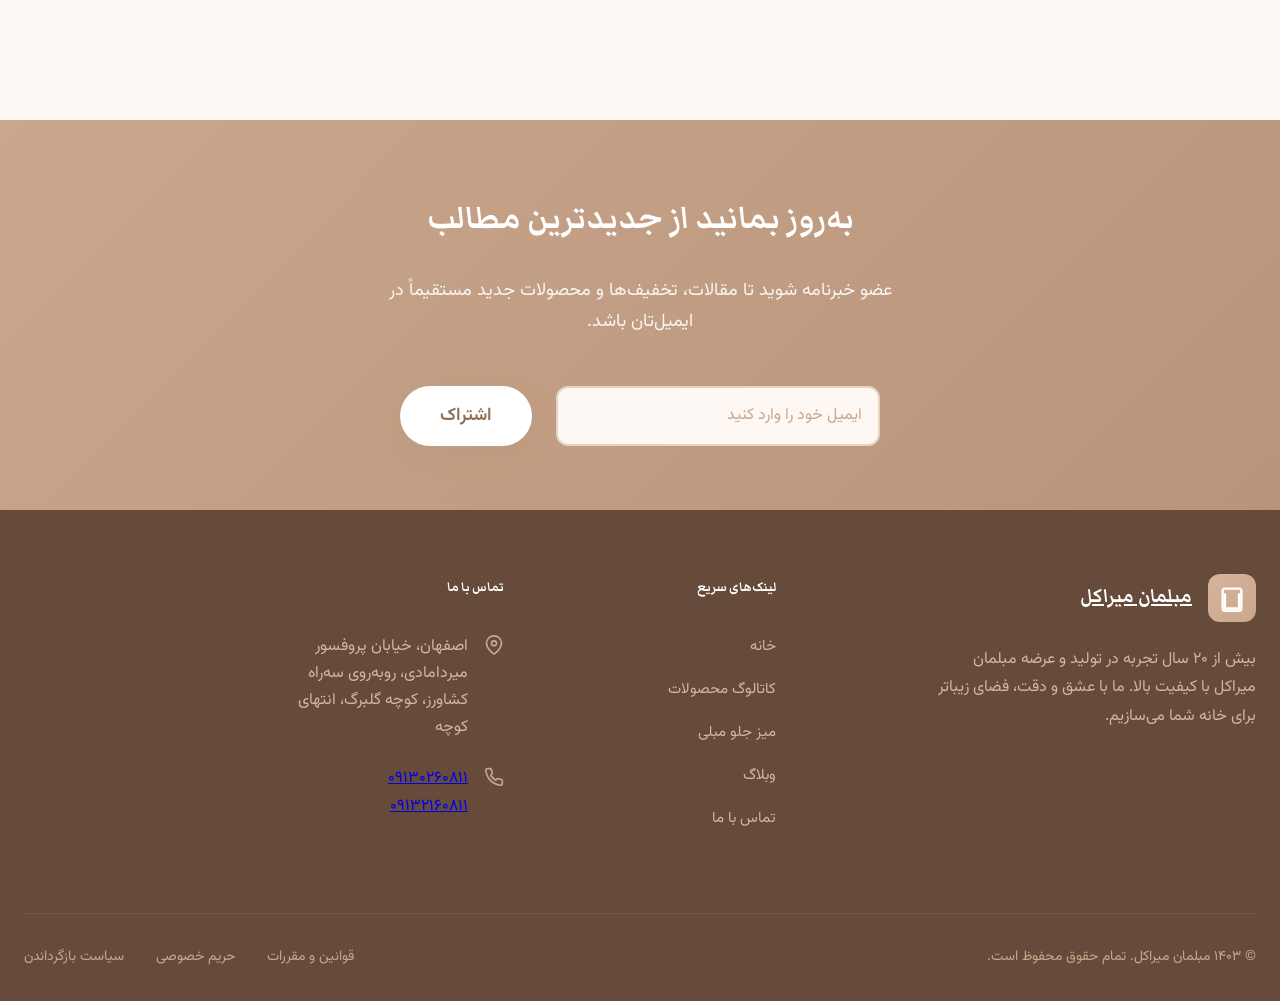
<file: blog.html>
<!DOCTYPE html>
<html lang="fa" dir="rtl">
<head>
    <meta charset="UTF-8">
    <meta name="viewport" content="width=device-width, initial-scale=1.0">
    <meta name="description" content="وبلاگ مبلمان میراکل - مقالات راهنمای خرید، دکوراسیون و مراقبت از مبلمان">
    <meta name="theme-color" content="#FAF6F0">
    <!-- Open Graph / SEO -->
    <meta property="og:type" content="website">
    <meta property="og:title" content="وبلاگ | مبلمان میراکل">
    <meta property="og:description" content="مقالات آموزشی و راهنمای چیدمان و دکوراسیون مبلمان مدرن">
    <meta property="og:image" content="images/blog-1.webp">
    <meta property="og:locale" content="fa_IR">
    <meta property="og:site_name" content="مبلمان میراکل">
    <!-- Font Preloads for Instant Render -->
    <link rel="preload" href="fonts/vazirmatn-arabic.woff2" as="font" type="font/woff2" crossorigin>
    <link rel="preload" href="fonts/markazitext-arabic.woff2" as="font" type="font/woff2" crossorigin>
    <title>وبلاگ | مبلمان میراکل</title>
    <link rel="icon" type="image/svg+xml" href="favicon.svg">
    <link rel="stylesheet" href="css/styles.css?v=3">
    <noscript>
        <style>
            .reveal, .reveal-left, .reveal-right, .reveal-scale {
                opacity: 1 !important;
                transform: none !important;
            }
        </style>
    </noscript>
</head>
<body>
    <!-- Header -->
    <header class="header" id="header">
        <nav class="nav">
            <a href="index.html" class="nav-logo">
                <span class="nav-logo-icon">
                    <svg width="24" height="24" viewBox="0 0 24 24" fill="none" stroke="currentColor" stroke-width="2" stroke-linecap="round" stroke-linejoin="round">
                        <path d="M20 9V6a2 2 0 0 0-2-2H6a2 2 0 0 0-2 2v15a2 2 0 0 0 2 2h12a2 2 0 0 0 2-2V9z"/>
                        <polyline points="6 9 6 21 18 21 18 9"/>
                    </svg>
                </span>
                <span>مبلمان میراکل</span>
            </a>

            <ul class="nav-menu" id="navMenu">
                <li><a href="index.html" class="nav-link">خانه</a></li>
                <li><a href="index.html#catalog" class="nav-link">کاتالوگ</a></li>
                <li><a href="index.html#coffee-tables" class="nav-link">میز جلو مبلی</a></li>
                <li><a href="blog.html" class="nav-link active">وبلاگ</a></li>
                <li><a href="contact.html" class="nav-link">تماس</a></li>
            </ul>

            <a href="contact.html" class="btn btn-primary nav-cta">
                <svg width="17" height="17" viewBox="0 0 24 24" fill="none" stroke="currentColor" stroke-width="2" stroke-linecap="round" stroke-linejoin="round">
                    <path d="M21 15a2 2 0 0 1-2 2H7l-4 4V5a2 2 0 0 1 2-2h14a2 2 0 0 1 2 2z"/>
                </svg>
                <span>درخواست مشاوره</span>
            </a>
        </nav>
    </header>

    <!-- Blog Hero -->
    <section class="blog-hero" aria-labelledby="blog-hero-title">
        <div class="container">
            <h1 id="blog-hero-title" class="blog-hero-title reveal">وبلاگ مبلمان میراکل</h1>
            <p class="blog-hero-description reveal">نکات، راهنماها و ایده‌های دکوراسیون برای خانه‌ی زیباتر</p>
        </div>
    </section>

    <!-- Blog Listing -->
    <section class="blog-listing" aria-labelledby="blog-listing-title">
        <div class="container">
            <header class="section-header" style="margin-bottom: var(--space-xl);">
                <h2 id="blog-listing-title" class="section-title reveal">مقالات اخیر</h2>
                <p class="section-subtitle reveal">مقالات تخصصی برای خرید هوشمندانه و دکوراسیون مدرن</p>
            </header>

            <div class="blog-listing-grid" id="blogListingGrid">
                <!-- Blog posts will be rendered by JavaScript -->
            </div>
        </div>
    </section>

    <!-- Newsletter CTA -->
    <section class="cta" style="margin-top: var(--space-2xl);" aria-labelledby="newsletter-title">
        <div class="container">
            <div class="cta-content reveal">
                <h2 id="newsletter-title" class="cta-title">به‌روز بمانید از جدیدترین مطالب</h2>
                <p class="cta-description">عضو خبرنامه شوید تا مقالات، تخفیف‌ها و محصولات جدید مستقیماً در ایمیل‌تان باشد.</p>
                <form class="flex gap-3" style="max-width: 480px; margin: 0 auto; flex-wrap: wrap; justify-content: center;">
                    <input type="email" placeholder="ایمیل خود را وارد کنید" class="form-input" style="flex: 1; min-width: 250px;" required>
                    <button type="submit" class="btn btn-primary btn-lg">اشتراک</button>
                </form>
            </div>
        </div>
    </section>

    <!-- Footer -->
    <footer class="footer" role="contentinfo">
        <div class="container">
            <div class="footer-grid">
                <div class="footer-brand">
                    <a href="index.html" class="footer-logo">
                        <span class="footer-logo-icon">
                            <svg width="28" height="28" viewBox="0 0 24 24" fill="none" stroke="currentColor" stroke-width="2" stroke-linecap="round" stroke-linejoin="round">
                                <path d="M20 9V6a2 2 0 0 0-2-2H6a2 2 0 0 0-2 2v15a2 2 0 0 0 2 2h12a2 2 0 0 0 2-2V9z"/>
                                <polyline points="6 9 6 21 18 21 18 9"/>
                            </svg>
                        </span>
                        <span>مبلمان میراکل</span>
                    </a>
                    <p class="footer-description">
                        بیش از ۲۰ سال تجربه در تولید و عرضه مبلمان میراکل با کیفیت بالا. ما با عشق و دقت، فضای زیباتر برای خانه شما می‌سازیم.
                    </p>
                </div>

                <nav class="footer-nav" aria-label="لینک‌های سریع">
                    <h3 class="footer-heading">لینک‌های سریع</h3>
                    <ul class="footer-links">
                        <li><a href="index.html">خانه</a></li>
                        <li><a href="index.html#catalog">کاتالوگ محصولات</a></li>
                        <li><a href="index.html#coffee-tables">میز جلو مبلی</a></li>
                        <li><a href="blog.html">وبلاگ</a></li>
                        <li><a href="contact.html">تماس با ما</a></li>
                    </ul>
                </nav>

                <div class="footer-nav" aria-label="اطلاعات تماس">
                    <h3 class="footer-heading">تماس با ما</h3>
                    <div class="footer-contact-item">
                        <svg class="footer-contact-icon" viewBox="0 0 24 24" fill="none" stroke="currentColor" stroke-width="2" stroke-linecap="round" stroke-linejoin="round">
                            <path d="M21 10c0 7-9 13-9 13s-9-6-9-13a9 9 0 0 1 18 0z"/>
                            <circle cx="12" cy="10" r="3"/>
                        </svg>
                        <div>
                            <p>اصفهان، خیابان پروفسور میردامادی، روبه‌روی سه‌راه کشاورز، کوچه گلبرگ، انتهای کوچه</p>
                        </div>
                    </div>
                    <div class="footer-contact-item">
                        <svg class="footer-contact-icon" viewBox="0 0 24 24" fill="none" stroke="currentColor" stroke-width="2" stroke-linecap="round" stroke-linejoin="round">
                            <path d="M22 16.92v3a2 2 0 0 1-2.18 2 19.79 19.79 0 0 1-8.63-3.07 19.5 19.5 0 0 1-6-6 19.79 19.79 0 0 1-3.07-8.67A2 2 0 0 1 4.11 2h3a2 2 0 0 1 2 1.72 12.84 12.84 0 0 0 .7 2.81 2 2 0 0 1-.45 2.11L8.09 9.91a16 16 0 0 0 6 6l1.27-1.27a2 2 0 0 1 2.11-.45 12.84 12.84 0 0 0 2.81.7A2 2 0 0 1 22 16.92z"/>
                        </svg>
                        <div>
                            <p><a href="tel:+989130260811">۰۹۱۳۰۲۶۰۸۱۱</a></p>
                            <p><a href="tel:+989132160811">۰۹۱۳۲۱۶۰۸۱۱</a></p>
                        </div>
                    </div>
                </div>
            </div>

            <div class="footer-bottom">
                <p class="footer-copyright">&copy; ۱۴۰۳ مبلمان میراکل. تمام حقوق محفوظ است.</p>
                <nav class="footer-legal" aria-label="پیوندهای قانونی">
                    <a href="#">قوانین و مقررات</a>
                    <a href="#">حریم خصوصی</a>
                    <a href="#">سیاست بازگرداندن</a>
                </nav>
            </div>
        </div>
    </footer>

    <script src="js/script.js?v=5"></script>
</body>
</html>
</file>
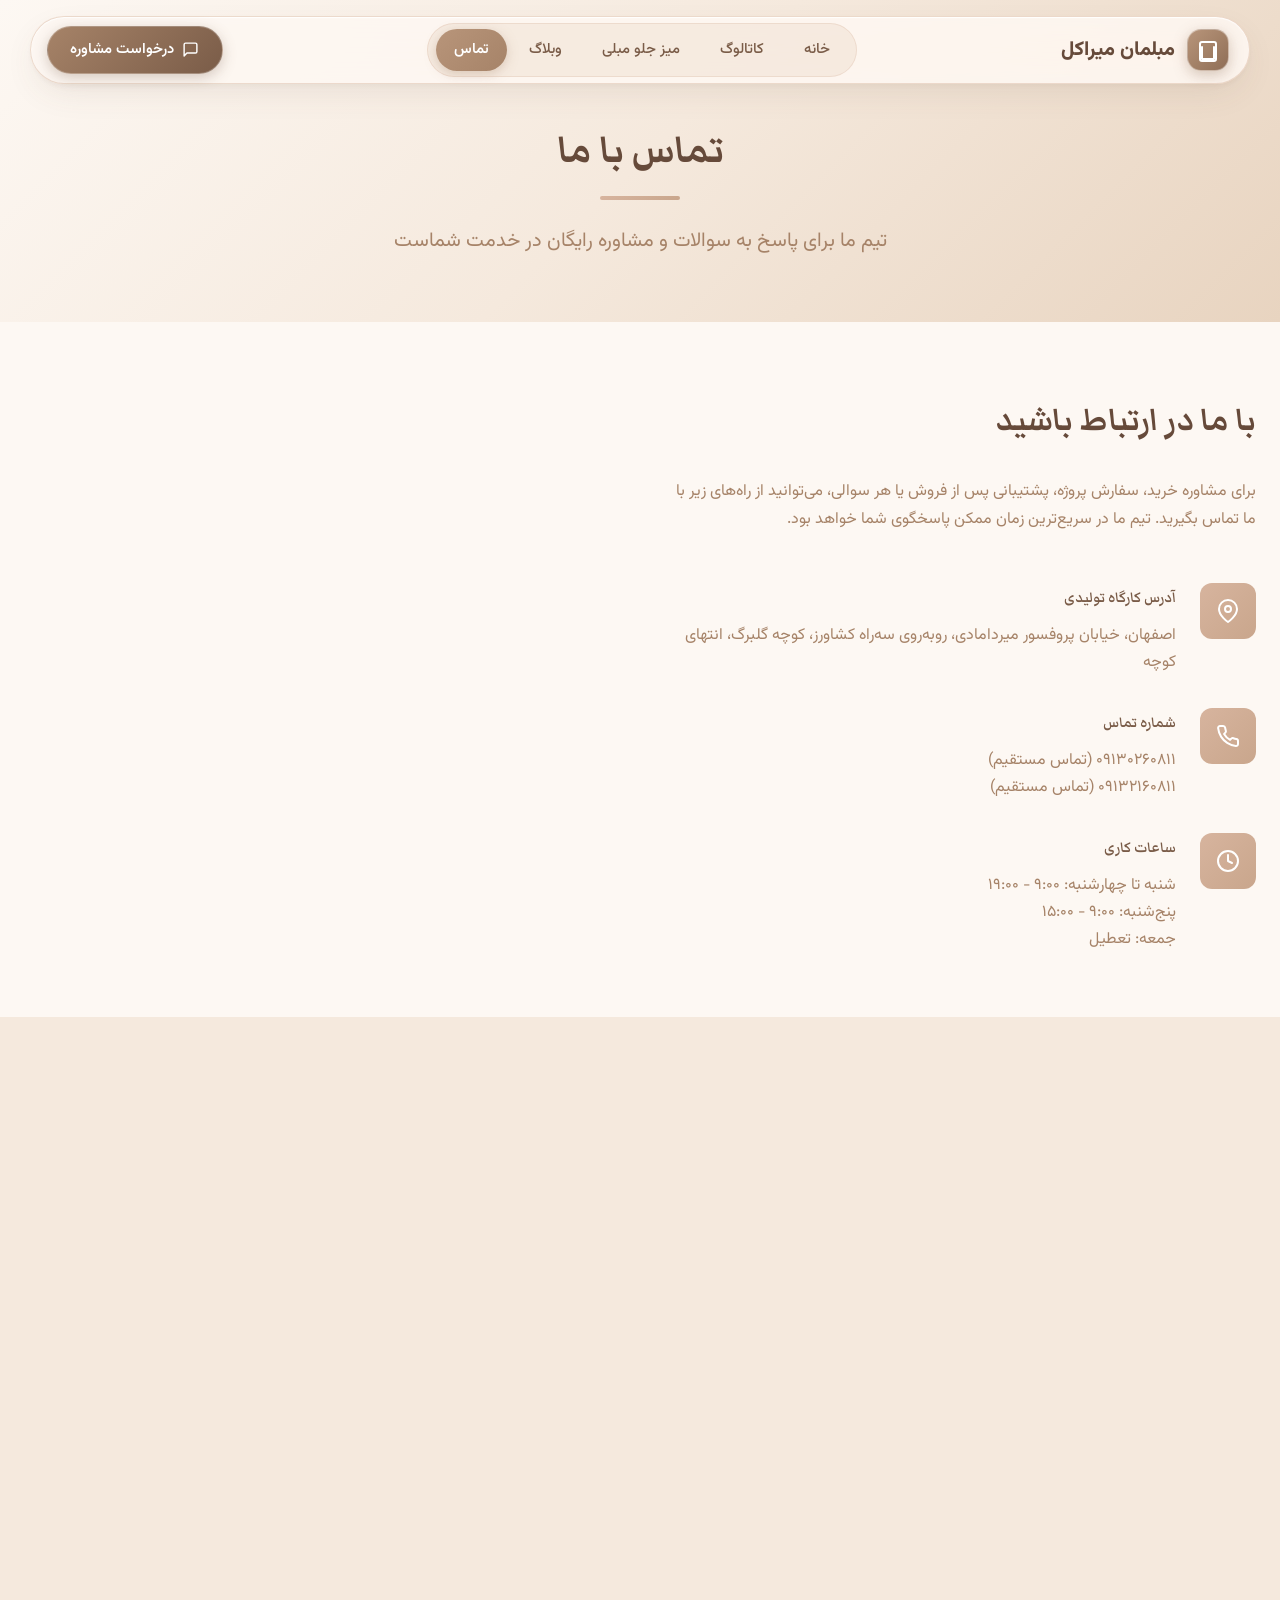
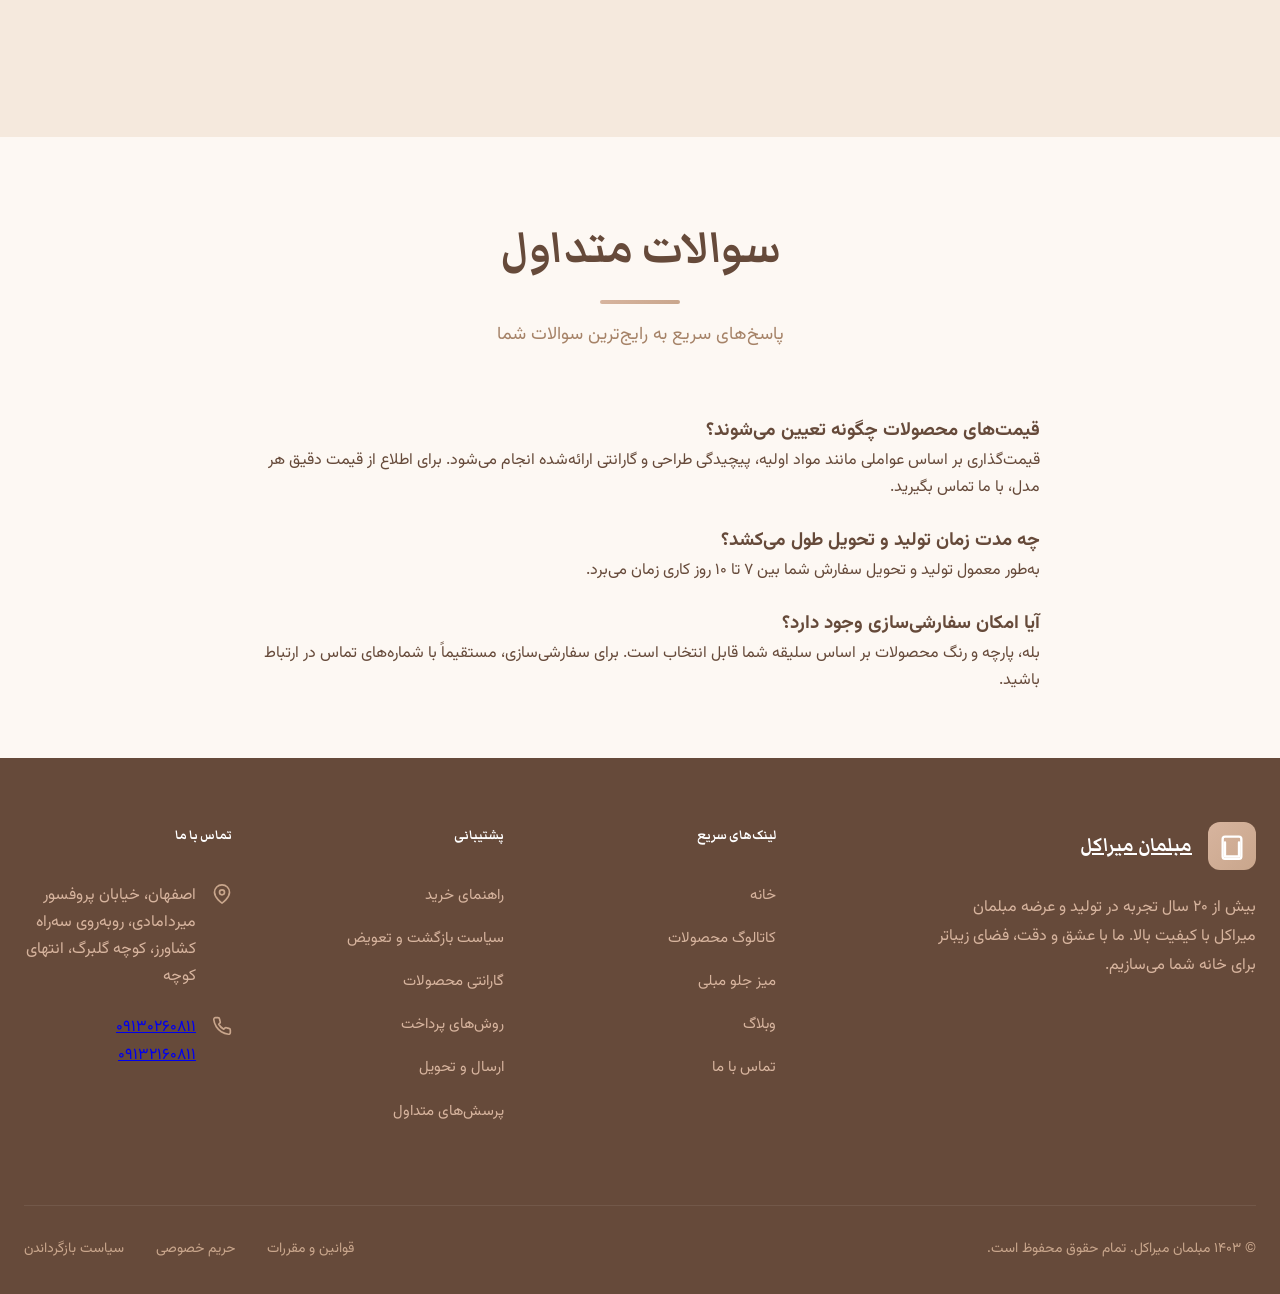
<file: contact.html>
<!DOCTYPE html>
<html lang="fa" dir="rtl">
<head>
    <meta charset="UTF-8">
    <meta name="viewport" content="width=device-width, initial-scale=1.0">
    <meta name="description" content="تماس با ما - مبلمان میراکل، مشاوره رایگان و پشتیبانی">
    <meta name="theme-color" content="#FAF6F0">
    <!-- Open Graph / SEO -->
    <meta property="og:type" content="website">
    <meta property="og:title" content="تماس با ما | مبلمان میراکل">
    <meta property="og:description" content="تماس با مبلمان میراکل جهت مشاوره، استعلام قیمت و سفارش مبلمان مدرن">
    <meta property="og:image" content="images/product-1.webp">
    <meta property="og:locale" content="fa_IR">
    <meta property="og:site_name" content="مبلمان میراکل">
    <!-- Font Preloads for Instant Render -->
    <link rel="preload" href="fonts/vazirmatn-arabic.woff2" as="font" type="font/woff2" crossorigin>
    <link rel="preload" href="fonts/markazitext-arabic.woff2" as="font" type="font/woff2" crossorigin>
    <title>تماس با ما | مبلمان میراکل</title>
    <link rel="icon" type="image/svg+xml" href="favicon.svg">
    <link rel="stylesheet" href="css/styles.css?v=3">
    <noscript>
        <style>
            .reveal, .reveal-left, .reveal-right, .reveal-scale {
                opacity: 1 !important;
                transform: none !important;
            }
        </style>
    </noscript>
</head>
<body>
    <!-- Header -->
    <header class="header" id="header">
        <nav class="nav">
            <a href="index.html" class="nav-logo">
                <span class="nav-logo-icon">
                    <svg width="24" height="24" viewBox="0 0 24 24" fill="none" stroke="currentColor" stroke-width="2" stroke-linecap="round" stroke-linejoin="round">
                        <path d="M20 9V6a2 2 0 0 0-2-2H6a2 2 0 0 0-2 2v15a2 2 0 0 0 2 2h12a2 2 0 0 0 2-2V9z"/>
                        <polyline points="6 9 6 21 18 21 18 9"/>
                    </svg>
                </span>
                <span>مبلمان میراکل</span>
            </a>

            <ul class="nav-menu" id="navMenu">
                <li><a href="index.html" class="nav-link">خانه</a></li>
                <li><a href="index.html#catalog" class="nav-link">کاتالوگ</a></li>
                <li><a href="index.html#coffee-tables" class="nav-link">میز جلو مبلی</a></li>
                <li><a href="blog.html" class="nav-link">وبلاگ</a></li>
                <li><a href="contact.html" class="nav-link active">تماس</a></li>
            </ul>

            <a href="contact.html" class="btn btn-primary nav-cta">
                <svg width="17" height="17" viewBox="0 0 24 24" fill="none" stroke="currentColor" stroke-width="2" stroke-linecap="round" stroke-linejoin="round">
                    <path d="M21 15a2 2 0 0 1-2 2H7l-4 4V5a2 2 0 0 1 2-2h14a2 2 0 0 1 2 2z"/>
                </svg>
                <span>درخواست مشاوره</span>
            </a>
        </nav>
    </header>

    <!-- Contact Hero -->
    <section class="contact-hero" aria-labelledby="contact-hero-title">
        <div class="container">
            <h1 id="contact-hero-title" class="section-title reveal" style="font-size: clamp(2rem, 5vw, 3rem); margin-bottom: var(--space-md);">تماس با ما</h1>
            <p class="reveal" style="font-size: 1.25rem; color: var(--brown-600); max-width: 600px; margin: 0 auto;">تیم ما برای پاسخ به سوالات و مشاوره رایگان در خدمت شماست</p>
        </div>
    </section>

    <!-- Contact Content -->
    <section class="contact-content" aria-labelledby="contact-form-title">
        <div class="container">
            <div class="contact-grid">
                <!-- Contact Info -->
                <div class="contact-info reveal">
                    <h2 id="contact-form-title" style="font-family: var(--font-heading); font-size: clamp(1.75rem, 4vw, 2.5rem); font-weight: 700; color: var(--brown-900); margin-bottom: var(--space-md);">با ما در ارتباط باشید</h2>
                    <p style="color: var(--brown-600); margin-bottom: var(--space-xl); line-height: 1.8;">
                        برای مشاوره خرید، سفارش پروژه، پشتیبانی پس از فروش یا هر سوالی، می‌توانید از راه‌های زیر با ما تماس بگیرید. تیم ما در سریع‌ترین زمان ممکن پاسخگوی شما خواهد بود.
                    </p>

                    <div class="contact-methods">
                        <div class="contact-method">
                            <div class="contact-method-icon">
                                <svg width="24" height="24" viewBox="0 0 24 24" fill="none" stroke="currentColor" stroke-width="2" stroke-linecap="round" stroke-linejoin="round">
                                    <path d="M21 10c0 7-9 13-9 13s-9-6-9-13a9 9 0 0 1 18 0z"/>
                                    <circle cx="12" cy="10" r="3"/>
                                </svg>
                            </div>
                            <div class="contact-method-content">
                                <h3>آدرس کارگاه تولیدی</h3>
                                <p>اصفهان، خیابان پروفسور میردامادی، روبه‌روی سه‌راه کشاورز، کوچه گلبرگ، انتهای کوچه</p>
                            </div>
                        </div>

                        <div class="contact-method">
                            <div class="contact-method-icon">
                                <svg width="24" height="24" viewBox="0 0 24 24" fill="none" stroke="currentColor" stroke-width="2" stroke-linecap="round" stroke-linejoin="round">
                                    <path d="M22 16.92v3a2 2 0 0 1-2.18 2 19.79 19.79 0 0 1-8.63-3.07 19.5 19.5 0 0 1-6-6 19.79 19.79 0 0 1-3.07-8.67A2 2 0 0 1 4.11 2h3a2 2 0 0 1 2 1.72 12.84 12.84 0 0 0 .7 2.81 2 2 0 0 1-.45 2.11L8.09 9.91a16 16 0 0 0 6 6l1.27-1.27a2 2 0 0 1 2.11-.45 12.84 12.84 0 0 0 2.81.7A2 2 0 0 1 22 16.92z"/>
                                </svg>
                            </div>
                            <div class="contact-method-content">
                                <h3>شماره تماس</h3>
                                <p><a href="tel:+989130260811">۰۹۱۳۰۲۶۰۸۱۱</a> (تماس مستقیم)</p>
                                <p><a href="tel:+989132160811">۰۹۱۳۲۱۶۰۸۱۱</a> (تماس مستقیم)</p>
                            </div>
                        </div>

                        <div class="contact-method">
                            <div class="contact-method-icon">
                                <svg width="24" height="24" viewBox="0 0 24 24" fill="none" stroke="currentColor" stroke-width="2" stroke-linecap="round" stroke-linejoin="round">
                                    <circle cx="12" cy="12" r="10"/>
                                    <path d="M12 6v6l4 2"/>
                                </svg>
                            </div>
                            <div class="contact-method-content">
                                <h3>ساعات کاری</h3>
                                <p>شنبه تا چهارشنبه: ۹:۰۰ - ۱۹:۰۰</p>
                                <p>پنج‌شنبه: ۹:۰۰ - ۱۵:۰۰</p>
                                <p>جمعه: تعطیل</p>
                            </div>
                        </div>
                    </div>
                </div>
            </div>
        </div>
    </section>
    <!-- Map Section -->
    <section class="section" style="background: var(--brown-100); padding: 0;" aria-label="موقعیت مکانی">
        <div class="container" style="max-width: 100%; padding: 0;">
            <div style="aspect-ratio: 16 / 9; overflow: hidden;">
                <iframe
                    src="https://www.google.com/maps/embed?pb=!1m14!1m12!1m3!1d209.84310068630197!2d51.57359946266431!3d32.69961519062945!2m3!1f0!2f0!3f0!3m2!1i1024!2i768!4f13.1!5e0!3m2!1sen!2s!4v1787439022826!5m2!1sen!2s"
                    style="border:0; width: 100%; height: 100%;"
                    allowfullscreen=""
                    loading="lazy"
                    referrerpolicy="strict-origin-when-cross-origin"
                    title="موقعیت کارگاه تولیدی مبلمان میراکل روی نقشه"></iframe>
            </div>
        </div>
    </section>

    <!-- FAQ Quick -->
    <section class="section" aria-labelledby="faq-title">
        <div class="container">
            <header class="section-header">
                <h2 id="faq-title" class="section-title reveal">سوالات متداول</h2>
                <p class="section-subtitle reveal">پاسخ‌های سریع به رایج‌ترین سوالات شما</p>
            </header>

            <div class="flex flex-col gap-3" style="max-width: 800px; margin: 0 auto;" id="faqContainer">
                <!-- FAQ items will be rendered by JavaScript -->
            </div>
        </div>
    </section>

    <!-- Footer -->
    <footer class="footer" role="contentinfo">
        <div class="container">
            <div class="footer-grid">
                <div class="footer-brand">
                    <a href="index.html" class="footer-logo">
                        <span class="footer-logo-icon">
                            <svg width="28" height="28" viewBox="0 0 24 24" fill="none" stroke="currentColor" stroke-width="2" stroke-linecap="round" stroke-linejoin="round">
                                <path d="M20 9V6a2 2 0 0 0-2-2H6a2 2 0 0 0-2 2v15a2 2 0 0 0 2 2h12a2 2 0 0 0 2-2V9z"/>
                                <polyline points="6 9 6 21 18 21 18 9"/>
                            </svg>
                        </span>
                        <span>مبلمان میراکل</span>
                    </a>
                    <p class="footer-description">
                        بیش از ۲۰ سال تجربه در تولید و عرضه مبلمان میراکل با کیفیت بالا. ما با عشق و دقت، فضای زیباتر برای خانه شما می‌سازیم.
                    </p>
                </div>

                <nav class="footer-nav" aria-label="لینک‌های سریع">
                    <h3 class="footer-heading">لینک‌های سریع</h3>
                    <ul class="footer-links">
                        <li><a href="index.html">خانه</a></li>
                        <li><a href="index.html#catalog">کاتالوگ محصولات</a></li>
                        <li><a href="index.html#coffee-tables">میز جلو مبلی</a></li>
                        <li><a href="blog.html">وبلاگ</a></li>
                        <li><a href="contact.html">تماس با ما</a></li>
                    </ul>
                </nav>

                <nav class="footer-nav" aria-label="پشتیبانی">
                    <h3 class="footer-heading">پشتیبانی</h3>
                    <ul class="footer-links">
                        <li><a href="#">راهنمای خرید</a></li>
                        <li><a href="#">سیاست بازگشت و تعویض</a></li>
                        <li><a href="#">گارانتی محصولات</a></li>
                        <li><a href="#">روش‌های پرداخت</a></li>
                        <li><a href="#">ارسال و تحویل</a></li>
                        <li><a href="#">پرسش‌های متداول</a></li>
                    </ul>
                </nav>

                <div class="footer-nav" aria-label="اطلاعات تماس">
                    <h3 class="footer-heading">تماس با ما</h3>
                    <div class="footer-contact-item">
                        <svg class="footer-contact-icon" viewBox="0 0 24 24" fill="none" stroke="currentColor" stroke-width="2" stroke-linecap="round" stroke-linejoin="round">
                            <path d="M21 10c0 7-9 13-9 13s-9-6-9-13a9 9 0 0 1 18 0z"/>
                            <circle cx="12" cy="10" r="3"/>
                        </svg>
                        <div>
                            <p>اصفهان، خیابان پروفسور میردامادی، روبه‌روی سه‌راه کشاورز، کوچه گلبرگ، انتهای کوچه</p>
                        </div>
                    </div>
                    <div class="footer-contact-item">
                        <svg class="footer-contact-icon" viewBox="0 0 24 24" fill="none" stroke="currentColor" stroke-width="2" stroke-linecap="round" stroke-linejoin="round">
                            <path d="M22 16.92v3a2 2 0 0 1-2.18 2 19.79 19.79 0 0 1-8.63-3.07 19.5 19.5 0 0 1-6-6 19.79 19.79 0 0 1-3.07-8.67A2 2 0 0 1 4.11 2h3a2 2 0 0 1 2 1.72 12.84 12.84 0 0 0 .7 2.81 2 2 0 0 1-.45 2.11L8.09 9.91a16 16 0 0 0 6 6l1.27-1.27a2 2 0 0 1 2.11-.45 12.84 12.84 0 0 0 2.81.7A2 2 0 0 1 22 16.92z"/>
                        </svg>
                        <div>
                            <p><a href="tel:+989130260811">۰۹۱۳۰۲۶۰۸۱۱</a></p>
                            <p><a href="tel:+989132160811">۰۹۱۳۲۱۶۰۸۱۱</a></p>
                        </div>
                    </div>
                </div>
            </div>

            <div class="footer-bottom">
                <p class="footer-copyright">&copy; ۱۴۰۳ مبلمان میراکل. تمام حقوق محفوظ است.</p>
                <nav class="footer-legal" aria-label="پیوندهای قانونی">
                    <a href="#">قوانین و مقررات</a>
                    <a href="#">حریم خصوصی</a>
                    <a href="#">سیاست بازگرداندن</a>
                </nav>
            </div>
        </div>
    </footer>

    <script src="js/script.js?v=5"></script>
</body>
</html>
</file>
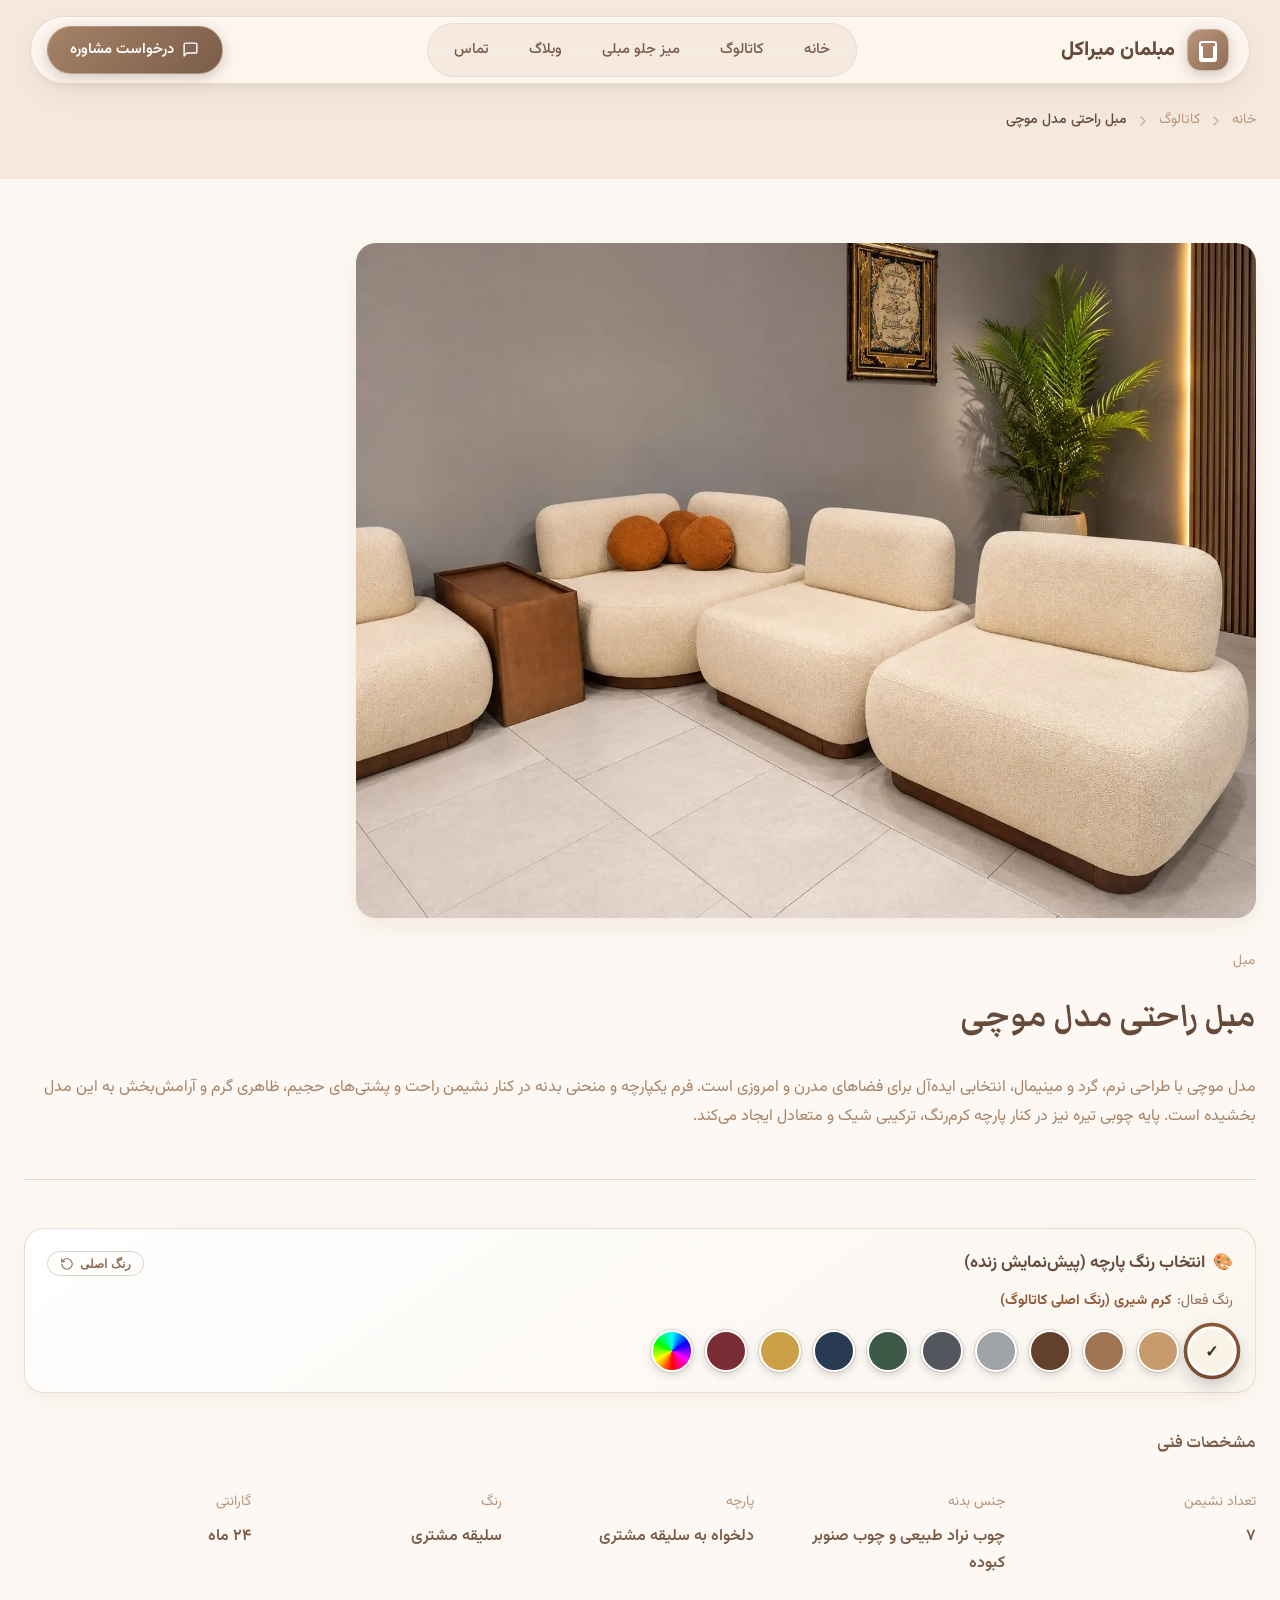
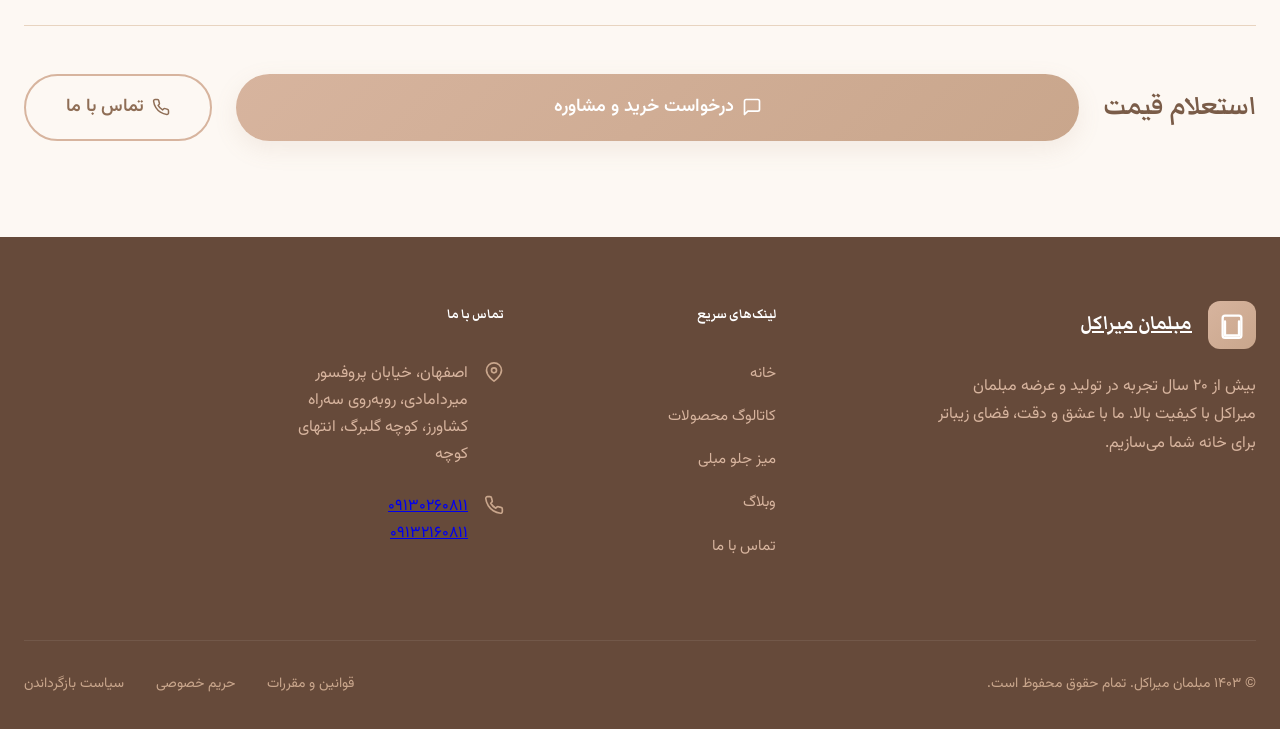
<file: product.html>
<!DOCTYPE html>
<html lang="fa" dir="rtl">
<head>
    <meta charset="UTF-8">
    <meta name="viewport" content="width=device-width, initial-scale=1.0">
    <meta name="description" content="جزئیات محصول - مبلمان میراکل">
    <meta name="theme-color" content="#FAF6F0">
    <!-- Open Graph / SEO -->
    <meta property="og:type" content="product">
    <meta property="og:title" content="جزئیات محصول | مبلمان میراکل">
    <meta property="og:description" content="مشاهده جزئیات، مشخصات و پیش‌نمایش زنده رنگ‌های پارچه مبلمان میراکل">
    <meta property="og:image" content="images/product-1.webp">
    <meta property="og:locale" content="fa_IR">
    <meta property="og:site_name" content="مبلمان میراکل">
    <!-- Font Preloads for Instant Render -->
    <link rel="preload" href="fonts/vazirmatn-arabic.woff2" as="font" type="font/woff2" crossorigin>
    <link rel="preload" href="fonts/markazitext-arabic.woff2" as="font" type="font/woff2" crossorigin>
    <title>جزئیات محصول | مبلمان میراکل</title>
    <link rel="icon" type="image/svg+xml" href="favicon.svg">
    <link rel="stylesheet" href="css/styles.css?v=4">
    <noscript>
        <style>
            .reveal, .reveal-left, .reveal-right, .reveal-scale {
                opacity: 1 !important;
                transform: none !important;
            }
        </style>
    </noscript>
</head>
<body>
    <!-- Header -->
    <header class="header" id="header">
        <nav class="nav">
            <a href="index.html" class="nav-logo">
                <span class="nav-logo-icon">
                    <svg width="24" height="24" viewBox="0 0 24 24" fill="none" stroke="currentColor" stroke-width="2" stroke-linecap="round" stroke-linejoin="round">
                        <path d="M20 9V6a2 2 0 0 0-2-2H6a2 2 0 0 0-2 2v15a2 2 0 0 0 2 2h12a2 2 0 0 0 2-2V9z"/>
                        <polyline points="6 9 6 21 18 21 18 9"/>
                    </svg>
                </span>
                <span>مبلمان میراکل</span>
            </a>

            <ul class="nav-menu" id="navMenu">
                <li><a href="index.html" class="nav-link">خانه</a></li>
                <li><a href="index.html#catalog" class="nav-link">کاتالوگ</a></li>
                <li><a href="index.html#coffee-tables" class="nav-link">میز جلو مبلی</a></li>
                <li><a href="blog.html" class="nav-link">وبلاگ</a></li>
                <li><a href="contact.html" class="nav-link">تماس</a></li>
            </ul>

            <a href="contact.html" class="btn btn-primary nav-cta">
                <svg width="17" height="17" viewBox="0 0 24 24" fill="none" stroke="currentColor" stroke-width="2" stroke-linecap="round" stroke-linejoin="round">
                    <path d="M21 15a2 2 0 0 1-2 2H7l-4 4V5a2 2 0 0 1 2-2h14a2 2 0 0 1 2 2z"/>
                </svg>
                <span>درخواست مشاوره</span>
            </a>
        </nav>
    </header>

    <!-- Product Hero / Breadcrumb -->
    <section class="product-hero" aria-labelledby="product-title">
        <div class="container">
            <nav class="product-breadcrumb" aria-label="مسیر راهنما">
                <a href="index.html">خانه</a>
                <svg width="16" height="16" viewBox="0 0 24 24" fill="none" stroke="currentColor" stroke-width="2" stroke-linecap="round" stroke-linejoin="round">
                    <polyline points="9 18 15 12 9 6"/>
                </svg>
                <a href="index.html#catalog">کاتالوگ</a>
                <svg width="16" height="16" viewBox="0 0 24 24" fill="none" stroke="currentColor" stroke-width="2" stroke-linecap="round" stroke-linejoin="round">
                    <polyline points="9 18 15 12 9 6"/>
                </svg>
                <span id="productBreadcrumbTitle">نام محصول</span>
            </nav>
        </div>
    </section>

    <!-- Product Main Content -->
    <main class="product-main" id="productMain">
        <div class="container">
            <div class="product-gallery">
                <!-- Main Image -->
                <div class="product-main-image" id="mainImageContainer">
                    <img id="mainImage" src="" alt="" loading="eager" fetchpriority="high">
                    <div id="fabricOverlay" class="fabric-overlay" aria-hidden="true"></div>
                    <div id="fabricLiveBadge" class="fabric-live-badge" style="display: none;">
                        <span class="live-dot"></span>
                        <span id="fabricLiveText">پیش‌نمایش زنده پارچه</span>
                    </div>
                </div>

                <!-- Thumbnails -->
                <div class="product-thumbnails" id="thumbnailsContainer" role="list" aria-label="تصاویر محصول">
                    <!-- Thumbnails will be rendered by JavaScript -->
                </div>
            </div>

            <div class="product-info">
                <p class="product-category" id="productCategory">دسته‌بندی</p>
                <h1 class="product-title" id="productTitle">نام محصول</h1>

                <div class="product-description" id="productDescription">
                    <!-- Description will be rendered by JavaScript -->
                </div>

                <!-- Interactive Color Customizer -->
                <div class="product-color-customizer" id="colorCustomizer" style="display: none;">
                    <div class="color-customizer-header">
                        <div class="color-customizer-title-wrap">
                            <span class="customizer-icon">🎨</span>
                            <h3 class="color-customizer-title">انتخاب رنگ پارچه (پیش‌نمایش زنده)</h3>
                        </div>
                        <button type="button" class="btn-reset-color" id="resetColorBtn" title="بازگشت به رنگ اصلی">
                            <span>رنگ اصلی</span>
                            <svg width="14" height="14" viewBox="0 0 24 24" fill="none" stroke="currentColor" stroke-width="2" stroke-linecap="round" stroke-linejoin="round">
                                <path d="M3 12a9 9 0 1 0 9-9 9.75 9.75 0 0 0-6.74 2.74L3 8"/>
                                <path d="M3 3v5h5"/>
                            </svg>
                        </button>
                    </div>

                    <div class="selected-color-info">
                        <span>رنگ فعال: </span>
                        <strong id="activeColorName">کرم شیری (رنگ اصلی کاتالوگ)</strong>
                    </div>

                    <div class="color-swatches-grid" id="colorSwatchesGrid">
                        <!-- Rendered by JS -->
                    </div>
                </div>

                <div class="product-specs" id="productSpecs">
                    <h3 style="font-family: var(--font-heading); font-size: 1.25rem; font-weight: 700; color: var(--brown-800); margin-bottom: var(--space-lg);">مشخصات فنی</h3>
                    <div class="specs-grid" id="specsGrid">
                        <!-- Specs will be rendered by JavaScript -->
                    </div>
                </div>

                <div class="product-actions">
                    <div class="product-price" id="productPrice">استعلام قیمت</div>
                    <div class="flex gap-3" style="flex: 1; flex-wrap: wrap;">
                        <a href="https://wa.me/989132160811" target="_blank" rel="noopener noreferrer" class="btn btn-primary btn-lg" id="consultBtn" style="flex: 1; min-width: 200px; display: inline-flex; align-items: center; justify-content: center; gap: 8px;">
                            <svg width="20" height="20" viewBox="0 0 24 24" fill="none" stroke="currentColor" stroke-width="2" stroke-linecap="round" stroke-linejoin="round">
                                <path d="M21 15a2 2 0 0 1-2 2H7l-4 4V5a2 2 0 0 1 2-2h14a2 2 0 0 1 2 2z"/>
                            </svg>
                            <span>درخواست خرید و مشاوره</span>
                        </a>
                        <a href="tel:+989132160811" class="btn btn-secondary btn-lg" style="display: inline-flex; align-items: center; justify-content: center; gap: 8px;">
                            <svg width="18" height="18" viewBox="0 0 24 24" fill="none" stroke="currentColor" stroke-width="2" stroke-linecap="round" stroke-linejoin="round">
                                <path d="M22 16.92v3a2 2 0 0 1-2.18 2 19.79 19.79 0 0 1-8.63-3.07 19.5 19.5 0 0 1-6-6 19.79 19.79 0 0 1-3.07-8.67A2 2 0 0 1 4.11 2h3a2 2 0 0 1 2 1.72 12.84 12.84 0 0 0 .7 2.81 2 2 0 0 1-.45 2.11L8.09 9.91a16 16 0 0 0 6 6l1.27-1.27a2 2 0 0 1 2.11-.45 12.84 12.84 0 0 0 2.81.7A2 2 0 0 1 22 16.92z"/>
                            </svg>
                            <span>تماس با ما</span>
                        </a>
                    </div>
                </div>
            </div>
        </div>
    </main>

    <!-- Footer -->
    <footer class="footer" role="contentinfo">
        <div class="container">
            <div class="footer-grid">
                <div class="footer-brand">
                    <a href="index.html" class="footer-logo">
                        <span class="footer-logo-icon">
                            <svg width="28" height="28" viewBox="0 0 24 24" fill="none" stroke="currentColor" stroke-width="2" stroke-linecap="round" stroke-linejoin="round">
                                <path d="M20 9V6a2 2 0 0 0-2-2H6a2 2 0 0 0-2 2v15a2 2 0 0 0 2 2h12a2 2 0 0 0 2-2V9z"/>
                                <polyline points="6 9 6 21 18 21 18 9"/>
                            </svg>
                        </span>
                        <span>مبلمان میراکل</span>
                    </a>
                    <p class="footer-description">
                        بیش از ۲۰ سال تجربه در تولید و عرضه مبلمان میراکل با کیفیت بالا. ما با عشق و دقت، فضای زیباتر برای خانه شما می‌سازیم.
                    </p>
                </div>

                <nav class="footer-nav" aria-label="لینک‌های سریع">
                    <h3 class="footer-heading">لینک‌های سریع</h3>
                    <ul class="footer-links">
                        <li><a href="index.html">خانه</a></li>
                        <li><a href="index.html#catalog">کاتالوگ محصولات</a></li>
                        <li><a href="index.html#coffee-tables">میز جلو مبلی</a></li>
                        <li><a href="blog.html">وبلاگ</a></li>
                        <li><a href="contact.html">تماس با ما</a></li>
                    </ul>
                </nav>

                <div class="footer-nav" aria-label="اطلاعات تماس">
                    <h3 class="footer-heading">تماس با ما</h3>
                    <div class="footer-contact-item">
                        <svg class="footer-contact-icon" viewBox="0 0 24 24" fill="none" stroke="currentColor" stroke-width="2" stroke-linecap="round" stroke-linejoin="round">
                            <path d="M21 10c0 7-9 13-9 13s-9-6-9-13a9 9 0 0 1 18 0z"/>
                            <circle cx="12" cy="10" r="3"/>
                        </svg>
                        <div>
                            <p>اصفهان، خیابان پروفسور میردامادی، روبه‌روی سه‌راه کشاورز، کوچه گلبرگ، انتهای کوچه</p>
                        </div>
                    </div>
                    <div class="footer-contact-item">
                        <svg class="footer-contact-icon" viewBox="0 0 24 24" fill="none" stroke="currentColor" stroke-width="2" stroke-linecap="round" stroke-linejoin="round">
                            <path d="M22 16.92v3a2 2 0 0 1-2.18 2 19.79 19.79 0 0 1-8.63-3.07 19.5 19.5 0 0 1-6-6 19.79 19.79 0 0 1-3.07-8.67A2 2 0 0 1 4.11 2h3a2 2 0 0 1 2 1.72 12.84 12.84 0 0 0 .7 2.81 2 2 0 0 1-.45 2.11L8.09 9.91a16 16 0 0 0 6 6l1.27-1.27a2 2 0 0 1 2.11-.45 12.84 12.84 0 0 0 2.81.7A2 2 0 0 1 22 16.92z"/>
                        </svg>
                        <div>
                            <p><a href="tel:+989130260811">۰۹۱۳۰۲۶۰۸۱۱</a></p>
                            <p><a href="tel:+989132160811">۰۹۱۳۲۱۶۰۸۱۱</a></p>
                        </div>
                    </div>
                </div>
            </div>

            <div class="footer-bottom">
                <p class="footer-copyright">&copy; ۱۴۰۳ مبلمان میراکل. تمام حقوق محفوظ است.</p>
                <nav class="footer-legal" aria-label="پیوندهای قانونی">
                    <a href="#">قوانین و مقررات</a>
                    <a href="#">حریم خصوصی</a>
                    <a href="#">سیاست بازگرداندن</a>
                </nav>
            </div>
        </div>
    </footer>

    <script src="js/masks-data.js?v=2"></script>
    <script src="js/script.js?v=8"></script>
</body>
</html>
</file>
<file: css/styles.css>
@import url('fonts.css');

/* ===== CSS Variables - Light Brown Theme ===== */
:root {
    /* Light Brown Color Palette */
    --brown-50: #FDF8F3;
    --brown-100: #F5E9DD;
    --brown-200: #E8D4C0;
    --brown-300: #D7B49E;
    --brown-400: #C9A68C;
    --brown-500: #B8957A;
    --brown-600: #A68368;
    --brown-700: #8F6E56;
    --brown-800: #7A5C48;
    --brown-900: #664A3A;

    /* Gradients */
    --gradient-primary: linear-gradient(135deg, #D7B49E 0%, #C9A68C 100%);
    --gradient-secondary: linear-gradient(135deg, #C9A68C 0%, #B8957A 100%);
    --gradient-accent: linear-gradient(135deg, #B8957A 0%, #A68368 100%);
    --gradient-hero: linear-gradient(135deg, #FDF8F3 0%, #F5E9DD 50%, #E8D4C0 100%);
    --gradient-card: linear-gradient(145deg, #FFFFFF 0%, #FDF8F3 100%);

    /* Shadows */
    --shadow-sm: 0 2px 8px rgba(166, 131, 104, 0.08);
    --shadow-md: 0 8px 24px rgba(166, 131, 104, 0.12);
    --shadow-lg: 0 16px 48px rgba(166, 131, 104, 0.16);
    --shadow-xl: 0 24px 64px rgba(166, 131, 104, 0.2);

    /* Typography */
    --font-primary: 'Vazirmatn', 'Segoe UI', Tahoma, Geneva, Verdana, sans-serif;
    --font-heading: 'Markazi Text', 'Vazirmatn', 'Segoe UI', Tahoma, sans-serif;

    /* Spacing */
    --space-xs: 0.5rem;
    --space-sm: 1rem;
    --space-md: 1.5rem;
    --space-lg: 2rem;
    --space-xl: 3rem;
    --space-2xl: 4rem;

    /* Border Radius */
    --radius-sm: 8px;
    --radius-md: 12px;
    --radius-lg: 20px;
    --radius-xl: 30px;
    --radius-full: 50px;

    /* Transitions */
    --transition-fast: 0.2s ease;
    --transition-base: 0.3s ease;
    --transition-slow: 0.5s ease;

    /* Z-index */
    --z-dropdown: 100;
    --z-sticky: 200;
    --z-fixed: 300;
    --z-modal: 400;
    --z-toast: 500;
}

/* ===== Reset & Base ===== */
*, *::before, *::after {
    box-sizing: border-box;
    margin: 0;
    padding: 0;
}

html {
    scroll-behavior: smooth;
    font-size: 16px;
    overflow-x: hidden;
}

@media (prefers-reduced-motion: reduce) {
    html { scroll-behavior: auto; }
    *, *::before, *::after {
        animation-duration: 0.01ms !important;
        animation-iteration-count: 1 !important;
        transition-duration: 0.01ms !important;
    }
}

body {
    font-family: var(--font-primary);
    line-height: 1.7;
    color: var(--brown-900);
    background-color: var(--brown-50);
    direction: rtl;
    -webkit-font-smoothing: antialiased;
    -moz-osx-font-smoothing: grayscale;
}

/* Focus styles for accessibility */
:focus-visible {
    outline: 3px solid var(--brown-400);
    outline-offset: 2px;
}

/* Selection */
::selection {
    background: var(--brown-300);
    color: var(--brown-900);
}

/* ===== Layout ===== */
.container {
    width: 100%;
    max-width: 1280px;
    margin: 0 auto;
    padding: 0 var(--space-md);
}

.section {
    padding: var(--space-2xl) 0;
}

.section-header {
    text-align: center;
    margin-bottom: var(--space-2xl);
}

.section-title {
    font-family: var(--font-heading);
    font-size: clamp(2.5rem, 5.5vw, 3.5rem);
    font-weight: 700;
    color: var(--brown-900);
    position: relative;
    display: inline-block;
    padding-bottom: var(--space-xs);
}

.section-title::after {
    content: '';
    position: absolute;
    bottom: 0;
    left: 50%;
    transform: translateX(-50%);
    width: 80px;
    height: 4px;
    background: var(--gradient-primary);
    border-radius: var(--radius-full);
}

.section-subtitle {
    font-size: 1.125rem;
    color: var(--brown-600);
    margin-top: var(--space-sm);
    max-width: 600px;
    margin-left: auto;
    margin-right: auto;
}

/* ===== Buttons ===== */
.btn {
    display: inline-flex;
    align-items: center;
    justify-content: center;
    gap: var(--space-xs);
    padding: 0.875rem 1.75rem;
    font-family: var(--font-primary);
    font-size: 1rem;
    font-weight: 600;
    border: none;
    border-radius: var(--radius-full);
    cursor: pointer;
    transition: all var(--transition-base);
    text-decoration: none;
    white-space: nowrap;
}

.btn-primary {
    background: var(--gradient-primary);
    color: white;
    box-shadow: var(--shadow-md);
}

.btn-primary:hover {
    transform: translateY(-2px);
    box-shadow: var(--shadow-lg);
}

.btn-primary:active {
    transform: translateY(0);
}

.btn-secondary {
    background: transparent;
    color: var(--brown-700);
    border: 2px solid var(--brown-300);
}

.btn-secondary:hover {
    background: var(--brown-100);
    border-color: var(--brown-400);
}

.btn-outline {
    background: transparent;
    color: var(--brown-600);
    border: 2px solid var(--brown-600);
}

.btn-outline:hover {
    background: var(--brown-600);
    color: white;
}

.btn-lg {
    padding: 1rem 2.5rem;
    font-size: 1.125rem;
}

/* ===== Header & Navigation (Modern Luxury Floating Island) ===== */
.header {
    position: fixed;
    top: 16px;
    left: 0;
    right: 0;
    z-index: var(--z-fixed);
    background: transparent;
    border: none;
    padding: 0 var(--space-md);
    pointer-events: none;
    transition: all 0.4s cubic-bezier(0.16, 1, 0.3, 1);
}

.header.scrolled {
    top: 10px;
}

.nav {
    pointer-events: auto;
    display: flex;
    align-items: center;
    justify-content: space-between;
    height: 68px;
    max-width: 1220px;
    margin: 0 auto;
    padding: 0 1.25rem 0 1rem;
    background: rgba(253, 248, 243, 0.88);
    backdrop-filter: blur(20px) saturate(180%);
    -webkit-backdrop-filter: blur(20px) saturate(180%);
    border: 1px solid rgba(215, 180, 158, 0.45);
    border-radius: 60px;
    box-shadow: 0 12px 35px -8px rgba(102, 74, 58, 0.12),
                0 2px 6px rgba(102, 74, 58, 0.04),
                inset 0 1px 1px rgba(255, 255, 255, 0.9);
    transition: all 0.4s cubic-bezier(0.16, 1, 0.3, 1);
}

.header.scrolled .nav {
    background: rgba(253, 248, 243, 0.96);
    border-color: rgba(201, 166, 140, 0.6);
    box-shadow: 0 16px 40px -10px rgba(102, 74, 58, 0.2),
                0 2px 8px rgba(102, 74, 58, 0.06);
    height: 62px;
}

.nav-logo {
    font-family: var(--font-primary);
    font-size: 1.25rem;
    font-weight: 800;
    color: var(--brown-900);
    text-decoration: none;
    display: flex;
    align-items: center;
    gap: 12px;
    transition: transform 0.25s ease, opacity 0.2s ease;
}

.nav-logo:hover {
    opacity: 0.9;
}

.nav-logo-icon {
    width: 42px;
    height: 42px;
    background: linear-gradient(135deg, #B8957A 0%, #8F6E56 100%);
    border-radius: 14px;
    display: flex;
    align-items: center;
    justify-content: center;
    color: white;
    font-size: 1.25rem;
    box-shadow: 0 4px 14px rgba(143, 110, 86, 0.35);
    border: 1px solid rgba(255, 255, 255, 0.4);
    transition: transform 0.3s cubic-bezier(0.34, 1.56, 0.64, 1), box-shadow 0.3s ease;
}

.nav-logo:hover .nav-logo-icon {
    transform: rotate(-6deg) scale(1.08);
    box-shadow: 0 6px 18px rgba(143, 110, 86, 0.45);
}

.nav-menu {
    display: flex;
    align-items: center;
    gap: 4px;
    list-style: none;
    background: rgba(232, 212, 192, 0.32);
    padding: 5px 8px;
    border-radius: 40px;
    border: 1px solid rgba(215, 180, 158, 0.3);
}

.nav-link {
    color: var(--brown-800);
    text-decoration: none;
    font-weight: 500;
    font-size: 0.92rem;
    padding: 8px 18px;
    border-radius: 30px;
    position: relative;
    transition: all 0.25s cubic-bezier(0.16, 1, 0.3, 1);
    display: inline-block;
}

.nav-link::after {
    display: none;
}

.nav-link:hover {
    color: var(--brown-900);
    background: rgba(255, 255, 255, 0.7);
    transform: translateY(-1px);
}

.nav-link.active {
    color: #FFFFFF;
    background: linear-gradient(135deg, #B8957A 0%, #A68368 100%);
    font-weight: 600;
    box-shadow: 0 3px 12px rgba(166, 131, 104, 0.35);
}

.nav-cta {
    margin-right: 0;
    padding: 0.65rem 1.4rem;
    font-size: 0.92rem;
    font-weight: 600;
    border-radius: 40px;
    background: linear-gradient(135deg, #A68368 0%, #7A5C48 100%);
    color: white;
    border: 1px solid rgba(255, 255, 255, 0.25);
    box-shadow: 0 4px 14px rgba(122, 92, 72, 0.3);
    display: inline-flex;
    align-items: center;
    gap: 8px;
    transition: all 0.3s cubic-bezier(0.16, 1, 0.3, 1);
}

.nav-cta:hover {
    transform: translateY(-2px);
    box-shadow: 0 6px 20px rgba(122, 92, 72, 0.45);
    background: linear-gradient(135deg, #8F6E56 0%, #664A3A 100%);
    color: white;
}


/* ===== Hero Section (Luxury Redesign) ===== */
.hero {
    min-height: 100vh;
    display: flex;
    align-items: center;
    position: relative;
    background: var(--brown-50);
    overflow: hidden;
    padding-top: 110px;
    padding-bottom: 60px;
}

.hero-bg-container {
    position: absolute;
    inset: 0;
    z-index: 1;
    overflow: hidden;
}

.hero-bg-img {
    width: 100%;
    height: 100%;
    object-fit: cover;
    object-position: center left;
    filter: brightness(0.98) contrast(1.02);
    transform: scale(1.02);
    transition: transform 7s ease-out;
}

.hero:hover .hero-bg-img {
    transform: scale(1.05);
}

.hero-overlay {
    position: absolute;
    inset: 0;
    background: linear-gradient(
        90deg,
        rgba(253, 248, 243, 0.1) 0%,
        rgba(253, 248, 243, 0.5) 35%,
        rgba(253, 248, 243, 0.94) 65%,
        rgba(253, 248, 243, 0.98) 100%
    );
}

.hero-container {
    position: relative;
    z-index: 2;
    display: flex;
    align-items: center;
    justify-content: space-between;
    gap: var(--space-xl);
    width: 100%;
}

.hero-content {
    max-width: 660px;
}

.hero-badge {
    display: inline-flex;
    align-items: center;
    gap: 10px;
    padding: 6px 16px;
    background: rgba(215, 180, 158, 0.25);
    border: 1px solid rgba(190, 145, 115, 0.45);
    backdrop-filter: blur(12px);
    border-radius: 40px;
    color: var(--brown-900);
    font-size: 0.85rem;
    font-weight: 600;
    margin-bottom: var(--space-md);
    animation: fadeInUp 0.8s ease-out;
}

.hero-badge-dot {
    width: 8px;
    height: 8px;
    background: #A66E4A;
    border-radius: 50%;
    box-shadow: 0 0 0 3px rgba(166, 110, 74, 0.25);
    animation: pulse 2s infinite;
}

@keyframes pulse {
    0%, 100% { transform: scale(1); opacity: 1; }
    50% { transform: scale(1.2); opacity: 0.7; }
}

.hero-title {
    font-family: var(--font-heading);
    font-size: clamp(2.5rem, 5.5vw, 4.2rem);
    font-weight: 800;
    line-height: 1.25;
    color: #3F2C21;
    margin-bottom: var(--space-md);
    letter-spacing: -0.01em;
    animation: fadeInUp 0.9s ease-out 0.1s both;
}

.hero-title .highlight {
    color: #8F5A3A;
    background: linear-gradient(135deg, #7A4A2E 0%, #B87A50 100%);
    -webkit-background-clip: text;
    -webkit-text-fill-color: transparent;
    background-clip: text;
    position: relative;
    display: inline-block;
}

.hero-description {
    font-size: 1.15rem;
    line-height: 1.85;
    color: #634E3F;
    margin-bottom: var(--space-xl);
    max-width: 580px;
    font-weight: 400;
    animation: fadeInUp 0.9s ease-out 0.2s both;
}

.hero-actions {
    display: flex;
    flex-wrap: wrap;
    align-items: center;
    gap: var(--space-md);
    margin-bottom: var(--space-2xl);
    animation: fadeInUp 0.9s ease-out 0.3s both;
}

.hero-btn-primary {
    display: inline-flex;
    align-items: center;
    gap: 10px;
    padding: 0.95rem 2rem;
    font-size: 1.05rem;
    font-weight: 600;
    border-radius: 50px;
    background: linear-gradient(135deg, #A68368 0%, #7A5C48 100%);
    color: white !important;
    text-decoration: none !important;
    border: 1px solid rgba(255, 255, 255, 0.3);
    box-shadow: 0 8px 24px rgba(122, 92, 72, 0.35);
    transition: all 0.3s cubic-bezier(0.16, 1, 0.3, 1);
}

.hero-btn-primary:hover {
    transform: translateY(-2px);
    box-shadow: 0 12px 28px rgba(122, 92, 72, 0.45);
    background: linear-gradient(135deg, #8F6E56 0%, #664A3A 100%);
    color: white !important;
    text-decoration: none !important;
}

.hero-btn-secondary {
    display: inline-flex;
    align-items: center;
    gap: 10px;
    padding: 0.95rem 1.8rem;
    font-size: 1.05rem;
    font-weight: 600;
    border-radius: 50px;
    background: rgba(253, 248, 243, 0.7);
    backdrop-filter: blur(12px);
    color: var(--brown-800) !important;
    text-decoration: none !important;
    border: 1.5px solid rgba(166, 131, 104, 0.45);
    transition: all 0.3s cubic-bezier(0.16, 1, 0.3, 1);
}

.hero-btn-secondary:hover {
    background: rgba(255, 255, 255, 0.95);
    color: var(--brown-900) !important;
    border-color: var(--brown-600);
    transform: translateY(-2px);
    box-shadow: 0 8px 20px rgba(166, 131, 104, 0.18);
    text-decoration: none !important;
}

.hero-actions a,
.hero-actions a:hover,
.hero-actions a:focus,
.hero-actions a:visited,
.hero-actions a *,
.hero-card-link,
.hero-card-link:hover {
    text-decoration: none !important;
}

.hero-features {
    display: flex;
    flex-wrap: wrap;
    align-items: center;
    gap: var(--space-lg);
    padding-top: var(--space-md);
    border-top: none;
    animation: fadeInUp 0.9s ease-out 0.4s both;
}

.hero-feature-item {
    display: flex;
    align-items: center;
    gap: 12px;
}

.hero-feature-icon {
    width: 40px;
    height: 40px;
    border-radius: 50%;
    background: rgba(215, 180, 158, 0.25);
    border: 1px solid rgba(201, 166, 140, 0.4);
    display: flex;
    align-items: center;
    justify-content: center;
    color: var(--brown-700);
    flex-shrink: 0;
}

.hero-feature-text {
    display: flex;
    flex-direction: column;
    font-size: 0.85rem;
    line-height: 1.4;
}

.hero-feature-text strong {
    color: var(--brown-900);
    font-weight: 700;
}

.hero-feature-text span {
    color: var(--brown-600);
}

/* Floating Card on Desktop */
.hero-floating-card {
    position: relative;
    max-width: 300px;
    align-self: flex-end;
    margin-bottom: 2rem;
    animation: fadeInUp 1s ease-out 0.5s both;
}

.hero-card-glass {
    background: rgba(253, 248, 243, 0.85);
    backdrop-filter: blur(20px) saturate(180%);
    -webkit-backdrop-filter: blur(20px) saturate(180%);
    border: 1px solid rgba(255, 255, 255, 0.7);
    border-radius: 24px;
    padding: 1.4rem;
    box-shadow: 0 20px 40px -10px rgba(102, 74, 58, 0.2),
                inset 0 1px 1px rgba(255, 255, 255, 0.9);
    transition: transform 0.3s ease, box-shadow 0.3s ease;
}

.hero-card-glass:hover {
    transform: translateY(-4px);
    box-shadow: 0 24px 50px -10px rgba(102, 74, 58, 0.28);
}

.hero-card-badge {
    display: inline-block;
    padding: 4px 12px;
    border-radius: 20px;
    background: rgba(184, 149, 122, 0.2);
    color: var(--brown-800);
    font-size: 0.75rem;
    font-weight: 700;
    margin-bottom: 10px;
}

.hero-card-title {
    font-family: var(--font-heading);
    font-size: 1.35rem;
    font-weight: 700;
    color: var(--brown-900);
    margin-bottom: 4px;
}

.hero-card-desc {
    font-size: 0.85rem;
    color: var(--brown-600);
    line-height: 1.5;
    margin-bottom: 14px;
}

.hero-card-link {
    display: inline-flex;
    align-items: center;
    gap: 6px;
    color: var(--brown-800);
    font-size: 0.85rem;
    font-weight: 700;
    text-decoration: none;
    transition: color 0.2s ease, gap 0.2s ease;
}

.hero-card-link:hover {
    color: var(--brown-600);
    gap: 9px;
}

@media (max-width: 992px) {
    .hero-container {
        flex-direction: column;
        align-items: flex-start;
    }
    .hero-floating-card {
        display: none;
    }
}

/* ===== Catalog Section ===== */
.catalog {
    background: var(--brown-50);
}

.catalog-grid {
    display: grid;
    grid-template-columns: repeat(auto-fit, minmax(320px, 1fr));
    gap: var(--space-lg);
}

.product-card {
    background: var(--gradient-card);
    border-radius: var(--radius-lg);
    overflow: hidden;
    box-shadow: var(--shadow-sm);
    transition: all var(--transition-slow);
    position: relative;
}

.product-card:hover {
    transform: translateY(-8px);
    box-shadow: var(--shadow-xl);
}

.product-card-image {
    position: relative;
    aspect-ratio: 4 / 3;
    overflow: hidden;
    background: var(--brown-100);
}

.product-card-image img {
    width: 100%;
    height: 100%;
    object-fit: cover;
    transition: transform var(--transition-slow);
}

.product-card:hover .product-card-image img {
    transform: scale(1.05);
}

.product-card-badge {
    position: absolute;
    top: var(--space-md);
    right: var(--space-md);
    padding: var(--space-xs) var(--space-sm);
    background: var(--gradient-accent);
    color: white;
    border-radius: var(--radius-full);
    font-size: 0.75rem;
    font-weight: 600;
}

.product-card-wishlist {
    position: absolute;
    top: var(--space-md);
    left: var(--space-md);
    width: 40px;
    height: 40px;
    background: rgba(255, 255, 255, 0.9);
    border: none;
    border-radius: var(--radius-full);
    display: flex;
    align-items: center;
    justify-content: center;
    cursor: pointer;
    transition: all var(--transition-base);
    backdrop-filter: blur(8px);
}

.product-card-wishlist:hover {
    background: white;
    transform: scale(1.1);
}

.product-card-wishlist.active svg {
    fill: #E53E3E;
    stroke: #E53E3E;
}

.product-card-content {
    padding: var(--space-lg);
}

.product-card-category {
    font-size: 0.75rem;
    color: var(--brown-500);
    text-transform: uppercase;
    letter-spacing: 0.05em;
    margin-bottom: var(--space-xs);
}

.product-card-title {
    font-family: var(--font-heading);
    font-size: 1.25rem;
    font-weight: 700;
    color: var(--brown-900);
    margin-bottom: var(--space-xs);
}

.product-card-description {
    font-size: 0.9375rem;
    color: var(--brown-600);
    margin-bottom: var(--space-md);
    display: -webkit-box;
    -webkit-line-clamp: 2;
    -webkit-box-orient: vertical;
    overflow: hidden;
}

.product-card-meta {
    display: flex;
    align-items: center;
    justify-content: space-between;
    padding-top: var(--space-md);
    border-top: 1px solid var(--brown-200);
}

.product-card-price {
    font-family: var(--font-heading);
    font-size: 1.25rem;
    font-weight: 700;
    color: var(--brown-800);
}

.product-card-link {
    display: inline-flex;
    align-items: center;
    gap: var(--space-xs);
    color: var(--brown-600);
    font-weight: 500;
    font-size: 0.9375rem;
    text-decoration: none;
    transition: color var(--transition-fast);
}

.product-card-link:hover {
    color: var(--brown-800);
}

.product-card-link svg {
    transition: transform var(--transition-fast);
}

.product-card-link:hover svg {
    transform: translateX(-4px);
}

/* View button inside catalog card */
.product-card {
    cursor: pointer;
}

.product-card-view-btn {
    padding: 0.5rem 1.5rem;
    font-size: 0.9375rem;
}

.product-card-meta {
    align-items: center;
}

/* ===== Coffee Tables Section ===== */
.coffee-tables {
    background: var(--brown-100);
}

.coffee-tables-grid {
    display: grid;
    grid-template-columns: repeat(auto-fit, minmax(300px, 1fr));
    gap: var(--space-lg);
}

/* ===== Blog Preview Section ===== */
.blog-preview {
    background: var(--brown-50);
}

.blog-grid {
    display: grid;
    grid-template-columns: repeat(auto-fit, minmax(350px, 1fr));
    gap: var(--space-lg);
}

.blog-card {
    background: var(--gradient-card);
    border-radius: var(--radius-lg);
    overflow: hidden;
    box-shadow: var(--shadow-sm);
    transition: all var(--transition-slow);
}

.blog-card:hover {
    transform: translateY(-4px);
    box-shadow: var(--shadow-lg);
}

.blog-card-image {
    position: relative;
    aspect-ratio: 16 / 9;
    overflow: hidden;
}

.blog-card-image img {
    width: 100%;
    height: 100%;
    object-fit: cover;
    transition: transform var(--transition-slow);
}

.blog-card:hover .blog-card-image img {
    transform: scale(1.03);
}

.blog-card-category {
    position: absolute;
    top: var(--space-md);
    right: var(--space-md);
    padding: var(--space-xs) var(--space-sm);
    background: var(--gradient-primary);
    color: white;
    border-radius: var(--radius-full);
    font-size: 0.75rem;
    font-weight: 600;
}

.blog-card-content {
    padding: var(--space-lg);
}

.blog-card-meta {
    display: flex;
    align-items: center;
    gap: var(--space-md);
    margin-bottom: var(--space-sm);
    font-size: 0.875rem;
    color: var(--brown-500);
}

.blog-card-title {
    font-family: var(--font-heading);
    font-size: 1.25rem;
    font-weight: 700;
    color: var(--brown-900);
    margin-bottom: var(--space-sm);
    line-height: 1.3;
    transition: color var(--transition-fast);
}

.blog-card:hover .blog-card-title {
    color: var(--brown-600);
}

.blog-card-excerpt {
    font-size: 0.9375rem;
    color: var(--brown-600);
    margin-bottom: var(--space-md);
    display: -webkit-box;
    -webkit-line-clamp: 3;
    -webkit-box-orient: vertical;
    overflow: hidden;
}

.blog-card-link {
    display: inline-flex;
    align-items: center;
    gap: var(--space-xs);
    color: var(--brown-600);
    font-weight: 500;
    font-size: 0.9375rem;
    text-decoration: none;
    transition: color var(--transition-fast);
}

.blog-card-link:hover {
    color: var(--brown-800);
}

.blog-card-link svg {
    transition: transform var(--transition-fast);
}

.blog-card-link:hover svg {
    transform: translateX(-4px);
}

/* ===== CTA Section ===== */
.cta {
    background: var(--gradient-secondary);
    padding: var(--space-2xl) 0;
}

.cta-content {
    text-align: center;
    max-width: 600px;
    margin: 0 auto;
    padding: 0 var(--space-md);
}

.cta-title {
    font-family: var(--font-heading);
    font-size: clamp(1.75rem, 4vw, 2.5rem);
    font-weight: 700;
    color: white;
    margin-bottom: var(--space-md);
}

.cta-description {
    font-size: 1.125rem;
    color: rgba(255, 255, 255, 0.9);
    margin-bottom: var(--space-xl);
}

.cta .btn-primary {
    background: white;
    color: var(--brown-700);
}

.cta .btn-primary:hover {
    background: var(--brown-100);
}

/* ===== Footer ===== */
.footer {
    background: var(--brown-900);
    color: var(--brown-200);
    padding: var(--space-2xl) 0 var(--space-lg);
}

.footer-grid {
    display: grid;
    grid-template-columns: 2fr repeat(3, 1fr);
    gap: var(--space-2xl);
    margin-bottom: var(--space-2xl);
}

.footer-brand {
    max-width: 320px;
}

.footer-logo {
    display: flex;
    align-items: center;
    gap: var(--space-sm);
    font-family: var(--font-heading);
    font-size: 1.5rem;
    font-weight: 700;
    color: white;
    margin-bottom: var(--space-md);
}

.footer-logo-icon {
    width: 48px;
    height: 48px;
    background: var(--gradient-primary);
    border-radius: var(--radius-md);
    display: flex;
    align-items: center;
    justify-content: center;
    color: white;
    font-size: 1.5rem;
}

.footer-description {
    color: var(--brown-300);
    line-height: 1.8;
    margin-bottom: var(--space-lg);
}

.footer-social {
    display: flex;
    gap: var(--space-md);
}

.footer-social-link {
    width: 44px;
    height: 44px;
    background: rgba(255, 255, 255, 0.08);
    border-radius: var(--radius-full);
    display: flex;
    align-items: center;
    justify-content: center;
    color: var(--brown-300);
    transition: all var(--transition-base);
    text-decoration: none;
}

.footer-social-link:hover {
    background: var(--brown-600);
    color: white;
    transform: translateY(-2px);
}

.footer-heading {
    font-family: var(--font-heading);
    font-size: 1rem;
    font-weight: 700;
    color: white;
    margin-bottom: var(--space-lg);
}

.footer-links {
    list-style: none;
}

.footer-links li {
    margin-bottom: var(--space-sm);
}

.footer-links a {
    color: var(--brown-300);
    text-decoration: none;
    font-size: 0.9375rem;
    transition: color var(--transition-fast);
}

.footer-links a:hover {
    color: var(--brown-100);
}

.footer-contact-item {
    display: flex;
    align-items: flex-start;
    gap: var(--space-sm);
    margin-bottom: var(--space-md);
    color: var(--brown-300);
}

.footer-contact-icon {
    width: 20px;
    height: 20px;
    flex-shrink: 0;
    margin-top: 2px;
    color: var(--brown-400);
}

.footer-bottom {
    padding-top: var(--space-lg);
    border-top: 1px solid rgba(255, 255, 255, 0.08);
    display: flex;
    align-items: center;
    justify-content: space-between;
    flex-wrap: wrap;
    gap: var(--space-md);
}

.footer-copyright {
    font-size: 0.875rem;
    color: var(--brown-400);
}

.footer-legal {
    display: flex;
    gap: var(--space-lg);
}

.footer-legal a {
    color: var(--brown-400);
    text-decoration: none;
    font-size: 0.875rem;
    transition: color var(--transition-fast);
}

.footer-legal a:hover {
    color: var(--brown-100);
}

/* ===== Product Page Specific ===== */
.product-hero {
    padding: 110px 0 var(--space-xl);
    background: var(--brown-100);
}

.product-breadcrumb {
    display: flex;
    align-items: center;
    flex-wrap: wrap;
    gap: var(--space-xs);
    font-size: 0.875rem;
    color: var(--brown-500);
    margin-bottom: 0;
    line-height: 1.5;
}

.product-breadcrumb svg {
    display: block;
    flex-shrink: 0;
    opacity: 0.7;
}

/* breadcrumb styles moved above, near .product-hero */

.product-breadcrumb a {
    color: var(--brown-500);
    text-decoration: none;
    transition: color var(--transition-fast);
}

.product-breadcrumb a:hover {
    color: var(--brown-800);
}

.product-breadcrumb span {
    color: var(--brown-900);
    font-weight: 500;
}

.product-main {
    padding: var(--space-2xl) 0;
}

.product-gallery {
    display: grid;
    grid-template-columns: 1fr 300px;
    gap: var(--space-lg);
}

.product-main-image {
    position: relative;
    aspect-ratio: 4 / 3;
    border-radius: var(--radius-lg);
    overflow: hidden;
    background: var(--brown-100);
    box-shadow: var(--shadow-md);
}

.product-main-image img {
    width: 100%;
    height: 100%;
    object-fit: cover;
}

/* ===== Interactive Fabric Color Customizer ===== */
.fabric-overlay {
    position: absolute;
    inset: 0;
    z-index: 2;
    pointer-events: none;
    mix-blend-mode: color;
    opacity: 0;
    transition: opacity 0.45s ease, background-color 0.35s cubic-bezier(0.16, 1, 0.3, 1);
    -webkit-mask-size: 100% 100%;
    mask-size: 100% 100%;
    -webkit-mask-position: center;
    mask-position: center;
    -webkit-mask-repeat: no-repeat;
    mask-repeat: no-repeat;
    mask-mode: alpha;
    -webkit-mask-composite: source-over;
}

.fabric-overlay.active {
    opacity: 0.96;
}

.fabric-live-badge {
    position: absolute;
    top: 16px;
    right: 16px;
    display: inline-flex;
    align-items: center;
    gap: 8px;
    padding: 7px 16px;
    background: rgba(253, 248, 243, 0.94);
    backdrop-filter: blur(14px);
    border: 1px solid rgba(215, 180, 158, 0.45);
    border-radius: 40px;
    font-size: 0.82rem;
    font-weight: 600;
    color: var(--brown-900);
    box-shadow: 0 8px 20px rgba(102, 74, 58, 0.14);
    z-index: 3;
    animation: fadeIn 0.3s ease;
}

.fabric-live-badge .live-dot {
    width: 8px;
    height: 8px;
    border-radius: 50%;
    background: #27ae60;
    box-shadow: 0 0 0 3px rgba(39, 174, 96, 0.25);
    animation: pulse 1.8s infinite;
}

/* Color Customizer Panel in Product Info */
.product-color-customizer {
    margin: var(--space-md) 0 var(--space-lg);
    padding: 1.25rem 1.4rem;
    background: linear-gradient(145deg, #FFFFFF 0%, #FAF5EE 100%);
    border: 1.5px solid rgba(215, 180, 158, 0.45);
    border-radius: var(--radius-lg);
    box-shadow: 0 6px 20px rgba(166, 131, 104, 0.08);
}

.color-customizer-header {
    display: flex;
    align-items: center;
    justify-content: space-between;
    margin-bottom: 0.75rem;
}

.color-customizer-title-wrap {
    display: flex;
    align-items: center;
    gap: 8px;
}

.color-customizer-title {
    font-family: var(--font-primary);
    font-size: 1.05rem;
    font-weight: 700;
    color: var(--brown-900);
    margin: 0;
}

.btn-reset-color {
    background: transparent;
    border: 1px solid rgba(166, 131, 104, 0.35);
    color: var(--brown-700);
    border-radius: 20px;
    padding: 4px 12px;
    font-size: 0.78rem;
    font-weight: 600;
    cursor: pointer;
    display: inline-flex;
    align-items: center;
    gap: 6px;
    transition: all 0.2s ease;
}

.btn-reset-color:hover {
    background: var(--brown-100);
    color: var(--brown-900);
    border-color: var(--brown-500);
}

.selected-color-info {
    font-size: 0.88rem;
    color: var(--brown-700);
    margin-bottom: 1rem;
    display: flex;
    align-items: center;
    gap: 6px;
}

.selected-color-info strong {
    color: #8F5A3A;
    font-weight: 700;
}

.color-swatches-grid {
    display: flex;
    flex-wrap: wrap;
    align-items: center;
    gap: 12px;
}

.color-swatch-item {
    position: relative;
    width: 42px;
    height: 42px;
    border-radius: 50%;
    cursor: pointer;
    border: 2.5px solid #FFFFFF;
    box-shadow: 0 3px 8px rgba(0, 0, 0, 0.15), 0 0 0 1px rgba(166, 131, 104, 0.25);
    transition: transform 0.25s cubic-bezier(0.34, 1.56, 0.64, 1), box-shadow 0.25s ease;
    display: flex;
    align-items: center;
    justify-content: center;
    outline: none;
}

.color-swatch-item:hover {
    transform: scale(1.15);
    box-shadow: 0 6px 14px rgba(0, 0, 0, 0.22), 0 0 0 2px var(--brown-500);
}

.color-swatch-item.active {
    transform: scale(1.18);
    box-shadow: 0 6px 16px rgba(0, 0, 0, 0.25), 0 0 0 3px #8F5A3A;
}

.color-swatch-item.active::after {
    content: '✓';
    color: #FFFFFF;
    font-size: 0.85rem;
    font-weight: 900;
    text-shadow: 0 1px 3px rgba(0,0,0,0.6);
}

.color-swatch-item.light.active::after {
    color: #3F2C21;
    text-shadow: none;
}

.color-swatch-custom {
    position: relative;
    overflow: hidden;
    background: conic-gradient(from 180deg at 50% 50%, #FF0000 0deg, #FFFF00 60deg, #00FF00 120deg, #00FFFF 180deg, #0000FF 240deg, #FF00FF 300deg, #FF0000 360deg);
}

.color-swatch-custom input[type="color"] {
    position: absolute;
    inset: -10px;
    width: 200%;
    height: 200%;
    opacity: 0;
    cursor: pointer;
}

.color-swatch-tooltip {
    position: absolute;
    bottom: calc(100% + 8px);
    left: 50%;
    transform: translateX(-50%) translateY(4px);
    background: #3F2C21;
    color: #FFFFFF;
    padding: 4px 10px;
    border-radius: 8px;
    font-size: 0.75rem;
    white-space: nowrap;
    opacity: 0;
    pointer-events: none;
    transition: opacity 0.2s ease, transform 0.2s ease;
    z-index: 10;
}

.color-swatch-item:hover .color-swatch-tooltip {
    opacity: 1;
    transform: translateX(-50%) translateY(0);
}

.product-thumbnails {
    display: flex;
    flex-direction: column;
    gap: var(--space-md);
}

.product-thumbnail {
    aspect-ratio: 4 / 3;
    border-radius: var(--radius-md);
    overflow: hidden;
    cursor: pointer;
    border: 2px solid transparent;
    transition: all var(--transition-base);
    background: var(--brown-100);
}

.product-thumbnail:hover,
.product-thumbnail.active {
    border-color: var(--brown-400);
}

.product-thumbnail img {
    width: 100%;
    height: 100%;
    object-fit: cover;
}

.product-info {
    padding: var(--space-lg) 0;
}

.product-category {
    font-size: 0.875rem;
    color: var(--brown-500);
    text-transform: uppercase;
    letter-spacing: 0.05em;
    margin-bottom: var(--space-xs);
}

.product-title {
    font-family: var(--font-heading);
    font-size: clamp(1.75rem, 4vw, 2.5rem);
    font-weight: 700;
    color: var(--brown-900);
    margin-bottom: var(--space-md);
}

.product-rating {
    display: flex;
    align-items: center;
    gap: var(--space-md);
    margin-bottom: var(--space-lg);
    padding-bottom: var(--space-lg);
    border-bottom: 1px solid var(--brown-200);
}

.product-stars {
    display: flex;
    gap: 2px;
    color: #F6AD55;
}

.product-reviews {
    color: var(--brown-500);
    font-size: 0.9375rem;
}

.product-description {
    font-size: 1rem;
    color: var(--brown-600);
    line-height: 1.8;
    margin-bottom: var(--space-xl);
    padding-bottom: var(--space-xl);
    border-bottom: 1px solid var(--brown-200);
}

.product-specs {
    margin-bottom: var(--space-xl);
    padding-bottom: var(--space-xl);
    border-bottom: 1px solid var(--brown-200);
}

.specs-grid {
    display: grid;
    grid-template-columns: repeat(auto-fit, minmax(200px, 1fr));
    gap: var(--space-md);
}

.spec-item {
    display: flex;
    flex-direction: column;
    gap: var(--space-xs);
}

.spec-label {
    font-size: 0.875rem;
    color: var(--brown-500);
}

.spec-value {
    font-weight: 600;
    color: var(--brown-800);
}

.product-actions {
    display: flex;
    flex-wrap: wrap;
    gap: var(--space-md);
}

.product-price {
    font-family: var(--font-heading);
    font-size: 2rem;
    font-weight: 700;
    color: var(--brown-800);
    margin-right: auto;
    align-self: center;
}

/* ===== Blog Page ===== */
.blog-hero {
    padding: 110px 0 var(--space-2xl);
    background: var(--gradient-hero);
    text-align: center;
}

.blog-hero-title {
    font-family: var(--font-heading);
    font-size: clamp(2rem, 5vw, 3rem);
    font-weight: 700;
    color: var(--brown-900);
    margin-bottom: var(--space-md);
}

.blog-hero-description {
    font-size: 1.25rem;
    color: var(--brown-600);
    max-width: 600px;
    margin: 0 auto;
}

.blog-listing {
    padding: var(--space-2xl) 0;
}

.blog-listing-grid {
    display: grid;
    grid-template-columns: repeat(auto-fit, minmax(350px, 1fr));
    gap: var(--space-lg);
}

/* ===== Blog Post Page ===== */
.blog-post-hero {
    padding: var(--space-2xl) 0;
    background: var(--brown-100);
}

.blog-post-meta {
    display: flex;
    align-items: center;
    justify-content: center;
    gap: var(--space-lg);
    flex-wrap: wrap;
    margin-bottom: var(--space-lg);
}

.blog-post-category {
    padding: var(--space-xs) var(--space-md);
    background: var(--gradient-primary);
    color: white;
    border-radius: var(--radius-full);
    font-size: 0.875rem;
    font-weight: 600;
}

.blog-post-date {
    color: var(--brown-500);
    font-size: 0.9375rem;
}

.blog-post-read-time {
    color: var(--brown-500);
    font-size: 0.9375rem;
}

.blog-post-title {
    font-family: var(--font-heading);
    font-size: clamp(2rem, 5vw, 3rem);
    font-weight: 700;
    color: var(--brown-900);
    line-height: 1.3;
    margin-bottom: var(--space-lg);
    text-align: center;
}

.blog-post-author {
    display: flex;
    align-items: center;
    justify-content: center;
    gap: var(--space-md);
    margin-bottom: var(--space-xl);
}

.blog-post-author-avatar {
    width: 56px;
    height: 56px;
    border-radius: var(--radius-full);
    background: var(--gradient-primary);
    display: flex;
    align-items: center;
    justify-content: center;
    color: white;
    font-weight: 700;
    font-size: 1.25rem;
}

.blog-post-author-info {
    text-align: right;
}

.blog-post-author-name {
    font-weight: 600;
    color: var(--brown-800);
}

.blog-post-author-role {
    font-size: 0.875rem;
    color: var(--brown-500);
}

.blog-post-image {
    border-radius: var(--radius-lg);
    overflow: hidden;
    margin-bottom: var(--space-2xl);
    box-shadow: var(--shadow-lg);
}

.blog-post-image img {
    width: 100%;
    height: auto;
    display: block;
}

.blog-post-content {
    max-width: 800px;
    margin: 0 auto;
    padding: 0 var(--space-md);
}

.blog-post-content p {
    margin-bottom: var(--space-lg);
    font-size: 1.0625rem;
    line-height: 1.9;
    color: var(--brown-700);
}

.blog-post-content h2 {
    font-family: var(--font-heading);
    font-size: 1.5rem;
    font-weight: 700;
    color: var(--brown-900);
    margin: var(--space-2xl) 0 var(--space-md);
    padding-right: var(--space-md);
    border-right: 4px solid var(--brown-400);
}

.blog-post-content h3 {
    font-family: var(--font-heading);
    font-size: 1.25rem;
    font-weight: 600;
    color: var(--brown-800);
    margin: var(--space-xl) 0 var(--space-sm);
}

.blog-post-content ul,
.blog-post-content ol {
    margin: var(--space-md) 0;
    padding-right: var(--space-xl);
}

.blog-post-content li {
    margin-bottom: var(--space-sm);
    line-height: 1.8;
    color: var(--brown-700);
}

.blog-post-content blockquote {
    border-right: 4px solid var(--brown-400);
    padding: var(--space-md) var(--space-lg);
    background: var(--brown-50);
    border-radius: 0 var(--radius-md) var(--radius-md) 0;
    margin: var(--space-lg) 0;
    font-style: italic;
    color: var(--brown-700);
}

.blog-post-tags {
    display: flex;
    flex-wrap: wrap;
    gap: var(--space-sm);
    margin-top: var(--space-2xl);
    padding-top: var(--space-xl);
    border-top: 1px solid var(--brown-200);
}

.blog-post-tag {
    padding: var(--space-xs) var(--space-md);
    background: var(--brown-100);
    color: var(--brown-600);
    border-radius: var(--radius-full);
    font-size: 0.875rem;
    text-decoration: none;
    transition: all var(--transition-fast);
}

.blog-post-tag:hover {
    background: var(--brown-300);
    color: var(--brown-900);
}

.blog-post-share {
    display: flex;
    align-items: center;
    gap: var(--space-md);
    margin-top: var(--space-xl);
    padding-top: var(--space-xl);
    border-top: 1px solid var(--brown-200);
}

.blog-post-share-label {
    font-weight: 500;
    color: var(--brown-600);
}

.blog-post-share-links {
    display: flex;
    gap: var(--space-sm);
}

.blog-post-share-link {
    width: 40px;
    height: 40px;
    background: var(--brown-100);
    border-radius: var(--radius-full);
    display: flex;
    align-items: center;
    justify-content: center;
    color: var(--brown-600);
    transition: all var(--transition-base);
    text-decoration: none;
}

.blog-post-share-link:hover {
    background: var(--brown-300);
    color: var(--brown-900);
}

/* ===== About Page ===== */
.about-hero {
    padding: var(--space-2xl) 0;
    background: var(--gradient-hero);
    text-align: center;
}

.about-content {
    padding: var(--space-2xl) 0;
}

.about-grid {
    display: grid;
    grid-template-columns: 1fr 1fr;
    gap: var(--space-2xl);
    align-items: center;
}

.about-image {
    border-radius: var(--radius-lg);
    overflow: hidden;
    box-shadow: var(--shadow-xl);
    aspect-ratio: 4 / 3;
    background: var(--brown-100);
}

.about-image img {
    width: 100%;
    height: 100%;
    object-fit: cover;
}

.about-text h2 {
    font-family: var(--font-heading);
    font-size: clamp(1.75rem, 4vw, 2.5rem);
    font-weight: 700;
    color: var(--brown-900);
    margin-bottom: var(--space-lg);
}

.about-text p {
    color: var(--brown-600);
    margin-bottom: var(--space-md);
    line-height: 1.8;
}

.about-values {
    margin-top: var(--space-xl);
}

.value-item {
    display: flex;
    gap: var(--space-md);
    margin-bottom: var(--space-lg);
}

.value-icon {
    width: 56px;
    height: 56px;
    background: var(--gradient-primary);
    border-radius: var(--radius-md);
    display: flex;
    align-items: center;
    justify-content: center;
    color: white;
    font-size: 1.5rem;
    flex-shrink: 0;
}

.value-content h3 {
    font-family: var(--font-heading);
    font-size: 1.125rem;
    font-weight: 600;
    color: var(--brown-800);
    margin-bottom: var(--space-xs);
}

.value-content p {
    color: var(--brown-600);
    margin: 0;
    font-size: 0.9375rem;
}

.about-stats {
    display: grid;
    grid-template-columns: repeat(3, 1fr);
    gap: var(--space-md);
    margin-top: var(--space-xl);
    padding-top: var(--space-xl);
    border-top: 1px solid var(--brown-200);
}

.stat-item {
    text-align: center;
}

.stat-number {
    font-family: var(--font-heading);
    font-size: 2.5rem;
    font-weight: 800;
    background: var(--gradient-primary);
    -webkit-background-clip: text;
    -webkit-text-fill-color: transparent;
    background-clip: text;
    line-height: 1;
}

.stat-label {
    font-size: 0.875rem;
    color: var(--brown-500);
    margin-top: var(--space-xs);
}

/* ===== Contact Page ===== */
.contact-hero {
    padding: 110px 0 var(--space-2xl);
    background: var(--gradient-hero);
    text-align: center;
}

.contact-content {
    padding: var(--space-2xl) 0;
}

.contact-grid {
    display: grid;
    grid-template-columns: 1fr 1fr;
    gap: var(--space-2xl);
}

.contact-info h2 {
    font-family: var(--font-heading);
    font-size: clamp(1.75rem, 4vw, 2.5rem);
    font-weight: 700;
    color: var(--brown-900);
    margin-bottom: var(--space-md);
}

.contact-info > p {
    color: var(--brown-600);
    margin-bottom: var(--space-xl);
    line-height: 1.8;
}

.contact-methods {
    display: flex;
    flex-direction: column;
    gap: var(--space-lg);
}

.contact-method {
    display: flex;
    gap: var(--space-md);
}

.contact-method-icon {
    width: 56px;
    height: 56px;
    background: var(--gradient-primary);
    border-radius: var(--radius-md);
    display: flex;
    align-items: center;
    justify-content: center;
    color: white;
    font-size: 1.25rem;
    flex-shrink: 0;
}

.contact-method-content h3 {
    font-family: var(--font-heading);
    font-size: 1.125rem;
    font-weight: 600;
    color: var(--brown-800);
    margin-bottom: var(--space-xs);
}

.contact-method-content p {
    color: var(--brown-600);
    margin: 0;
}

.contact-method-content a {
    color: var(--brown-600);
    text-decoration: none;
    transition: color var(--transition-fast);
}

.contact-method-content a:hover {
    color: var(--brown-800);
}

.contact-form-container {
    background: var(--gradient-card);
    padding: var(--space-xl);
    border-radius: var(--radius-lg);
    box-shadow: var(--shadow-md);
}

.form-group {
    margin-bottom: var(--space-lg);
}

.form-label {
    display: block;
    font-weight: 500;
    color: var(--brown-800);
    margin-bottom: var(--space-xs);
}

.form-input,
.form-textarea {
    width: 100%;
    padding: 0.875rem 1rem;
    font-family: var(--font-primary);
    font-size: 1rem;
    color: var(--brown-900);
    background: var(--brown-50);
    border: 2px solid var(--brown-200);
    border-radius: var(--radius-md);
    transition: all var(--transition-base);
}

.form-input:focus,
.form-textarea:focus {
    outline: none;
    border-color: var(--brown-400);
    box-shadow: 0 0 0 3px rgba(201, 166, 140, 0.2);
}

.form-input::placeholder,
.form-textarea::placeholder {
    color: var(--brown-400);
}

.form-textarea {
    min-height: 150px;
    resize: vertical;
}

.form-submit {
    width: 100%;
}

/* ===== Animations ===== */
@keyframes fadeInUp {
    from {
        opacity: 0;
        transform: translateY(30px);
    }
    to {
        opacity: 1;
        transform: translateY(0);
    }
}

@keyframes fadeInDown {
    from {
        opacity: 0;
        transform: translateY(-30px);
    }
    to {
        opacity: 1;
        transform: translateY(0);
    }
}

@keyframes float {
    0%, 100% { transform: translateY(0) rotate(0deg); }
    50% { transform: translateY(-15px) rotate(2deg); }
}

@keyframes pulse {
    0%, 100% { transform: scale(1); }
    50% { transform: scale(1.05); }
}

@keyframes shimmer {
    0% { background-position: -200% 0; }
    100% { background-position: 200% 0; }
}

/* Scroll reveal animations */
.reveal {
    opacity: 0;
    transform: translateY(40px);
    transition: all 0.8s ease;
}

.reveal.active {
    opacity: 1;
    transform: translateY(0);
}

.reveal-left {
    opacity: 0;
    transform: translateX(40px);
    transition: all 0.8s ease;
}

.reveal-left.active {
    opacity: 1;
    transform: translateX(0);
}

.reveal-right {
    opacity: 0;
    transform: translateX(-40px);
    transition: all 0.8s ease;
}

.reveal-right.active {
    opacity: 1;
    transform: translateX(0);
}

.reveal-scale {
    opacity: 0;
    transform: scale(0.9);
    transition: all 0.8s ease;
}

.reveal-scale.active {
    opacity: 1;
    transform: scale(1);
}

/* Stagger delays */
.reveal:nth-child(1) { transition-delay: 0.1s; }
.reveal:nth-child(2) { transition-delay: 0.2s; }
.reveal:nth-child(3) { transition-delay: 0.3s; }
.reveal:nth-child(4) { transition-delay: 0.4s; }
.reveal:nth-child(5) { transition-delay: 0.5s; }
.reveal:nth-child(6) { transition-delay: 0.6s; }

/* ===== Utility Classes ===== */
.text-center { text-align: center; }
.text-right { text-align: right; }
.text-left { text-align: left; }

.mt-1 { margin-top: var(--space-xs); }
.mt-2 { margin-top: var(--space-sm); }
.mt-3 { margin-top: var(--space-md); }
.mt-4 { margin-top: var(--space-lg); }
.mt-5 { margin-top: var(--space-xl); }

.mb-1 { margin-bottom: var(--space-xs); }
.mb-2 { margin-bottom: var(--space-sm); }
.mb-3 { margin-bottom: var(--space-md); }
.mb-4 { margin-bottom: var(--space-lg); }
.mb-5 { margin-bottom: var(--space-xl); }

.flex { display: flex; }
.flex-col { flex-direction: column; }
.items-center { align-items: center; }
.justify-center { justify-content: center; }
.justify-between { justify-content: space-between; }
.gap-1 { gap: var(--space-xs); }
.gap-2 { gap: var(--space-sm); }
.gap-3 { gap: var(--space-md); }
.gap-4 { gap: var(--space-lg); }

/* ===== Responsive ===== */
@media (max-width: 1024px) {
    .product-gallery {
        grid-template-columns: 1fr;
    }

    .product-thumbnails {
        flex-direction: row;
    }

    .product-thumbnail {
        width: 120px;
        flex-shrink: 0;
    }

    .footer-grid {
        grid-template-columns: 1fr 1fr;
    }

    .about-grid {
        grid-template-columns: 1fr;
    }

    .about-image {
        max-width: 500px;
        margin: 0 auto;
    }

    .contact-grid {
        grid-template-columns: 1fr;
    }
}

@media (max-width: 768px) {
    .header {
        position: fixed;
        top: 8px;
        left: 0;
        right: 0;
        padding: 0 10px;
    }

    .hero {
        padding-top: 135px;
    }

    .product-hero,
    .blog-hero,
    .contact-hero {
        padding-top: 135px;
    }

    /* منوی کپسولی شیک در موبایل */
    .nav {
        flex-wrap: wrap;
        height: auto;
        padding: 8px 12px;
        border-radius: 24px;
        gap: 8px;
        background: rgba(253, 248, 243, 0.94);
        box-shadow: 0 8px 24px rgba(102, 74, 58, 0.15);
    }

    .nav-logo {
        font-size: 1.1rem;
        gap: 8px;
    }

    .nav-logo-icon {
        width: 34px;
        height: 34px;
        border-radius: 10px;
        font-size: 1rem;
    }

    .nav-menu {
        flex-basis: 100%;
        justify-content: center;
        overflow-x: auto;
        scrollbar-width: none;
        padding: 4px;
        border-radius: 20px;
        gap: 2px;
        background: rgba(232, 212, 192, 0.35);
    }

    .nav-menu::-webkit-scrollbar {
        display: none;
    }

    .nav-link {
        padding: 6px 12px;
        font-size: 0.82rem;
        white-space: nowrap;
    }

    .nav-cta {
        display: none;
    }

    .hero {
        text-align: center;
    }

    .hero-actions {
        justify-content: center;
    }

    .hero-floating-cards {
        display: none;
    }

    .floating-card {
        display: none;
    }

    .cta-actions {
        flex-direction: column;
        align-items: center;
    }

    .cta-actions .btn {
        width: 100%;
        max-width: 280px;
    }

    .footer-grid {
        grid-template-columns: 1fr;
        text-align: center;
    }

    .footer-brand {
        max-width: none;
        display: flex;
        flex-direction: column;
        align-items: center;
    }

    .footer-social {
        justify-content: center;
    }

    .footer-bottom {
        flex-direction: column;
        text-align: center;
    }

    .footer-legal {
        flex-wrap: wrap;
        justify-content: center;
    }

    .about-stats {
        grid-template-columns: 1fr;
        gap: var(--space-lg);
    }

    .specs-grid {
        grid-template-columns: 1fr;
    }

    .product-actions {
        flex-direction: column;
    }

    /* دکمه‌های خرید و تماس در موبایل زیر هم و تمام‌عرض */
    .product-actions .flex {
        flex-direction: column;
        flex-basis: auto;
    }

    .product-actions .btn {
        width: 100%;
        white-space: normal;
    }

    .product-price {
        margin-right: 0;
        margin-bottom: var(--space-md);
    }
}

@media (max-width: 480px) {
    :root {
        --space-xl: 2rem;
        --space-2xl: 3rem;
    }

    .btn {
        padding: 0.75rem 1.5rem;
    }

    .btn-lg {
        padding: 0.875rem 2rem;
    }

    .catalog-grid,
    .coffee-tables-grid,
    .blog-grid,
    .blog-listing-grid {
        grid-template-columns: 1fr;
    }
}

/* ===== Print Styles ===== */
@media print {
    .header,
    .footer,
    .btn,
    .product-actions,
    .contact-form-container {
        display: none !important;
    }

    .hero {
        min-height: auto;
        padding: var(--space-xl) 0;
    }

    body {
        background: white;
        color: black;
    }

    a {
        text-decoration: none;
        color: black;
    }
}

/* ===== Loading States ===== */
.skeleton {
    background: linear-gradient(90deg, var(--brown-100) 25%, var(--brown-200) 50%, var(--brown-100) 75%);
    background-size: 200% 100%;
    animation: shimmer 1.5s infinite;
    border-radius: var(--radius-md);
}

.skeleton-text {
    height: 1rem;
    margin-bottom: var(--space-sm);
}

.skeleton-title {
    height: 2rem;
    width: 60%;
    margin-bottom: var(--space-md);
}

.skeleton-image {
    aspect-ratio: 4 / 3;
    border-radius: var(--radius-lg);
}
</file>
